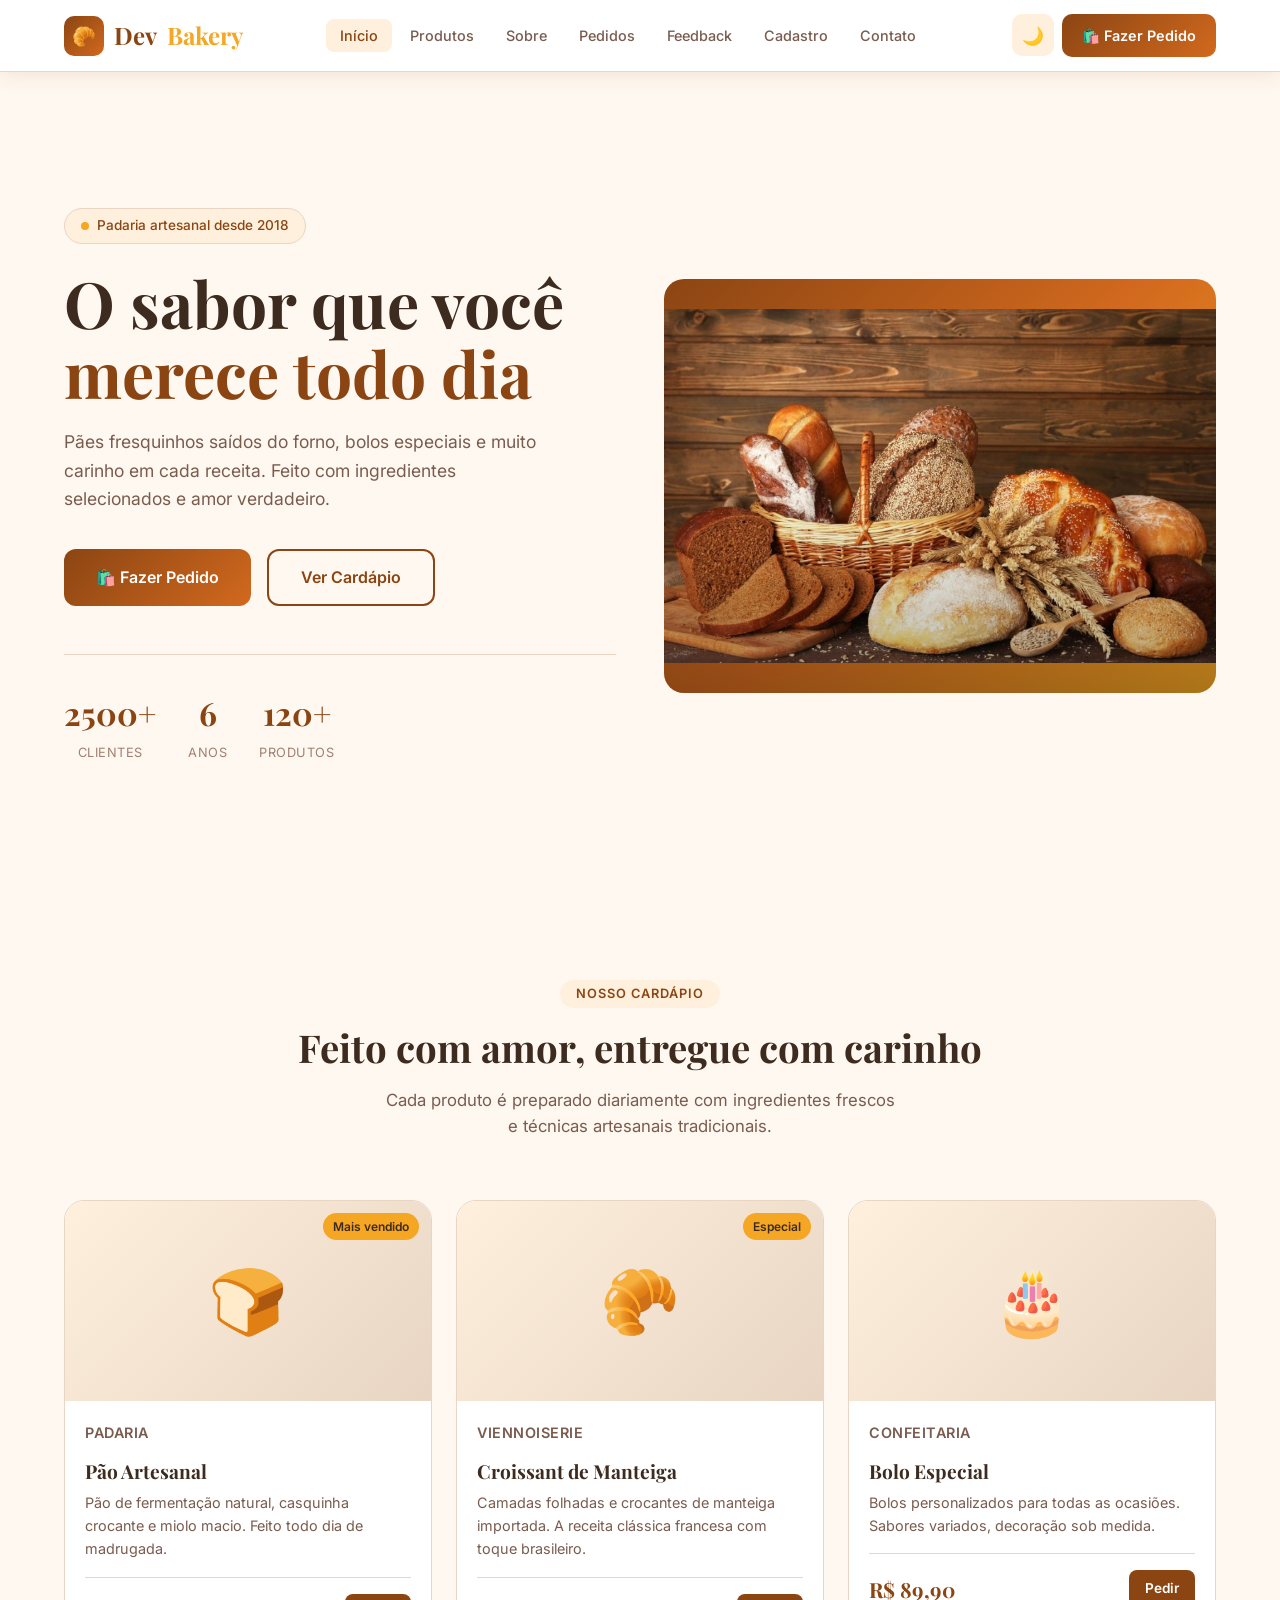
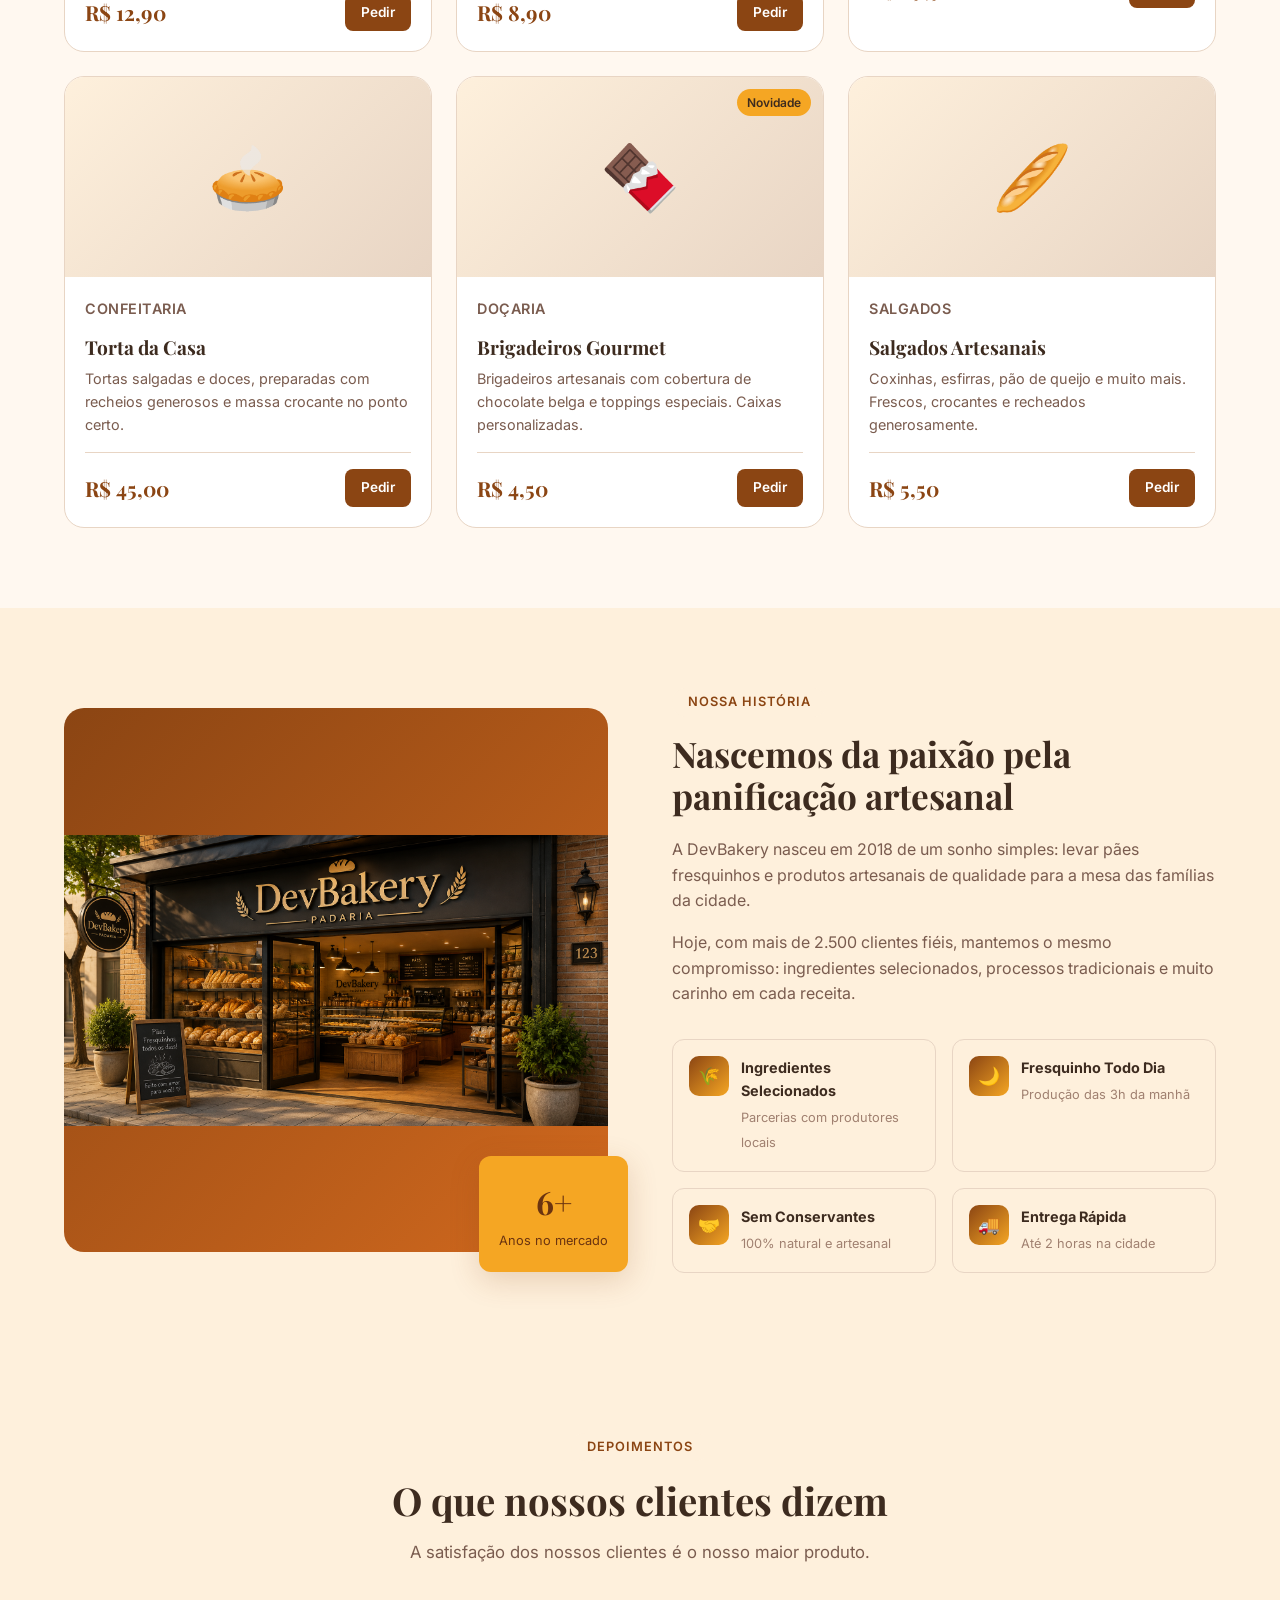
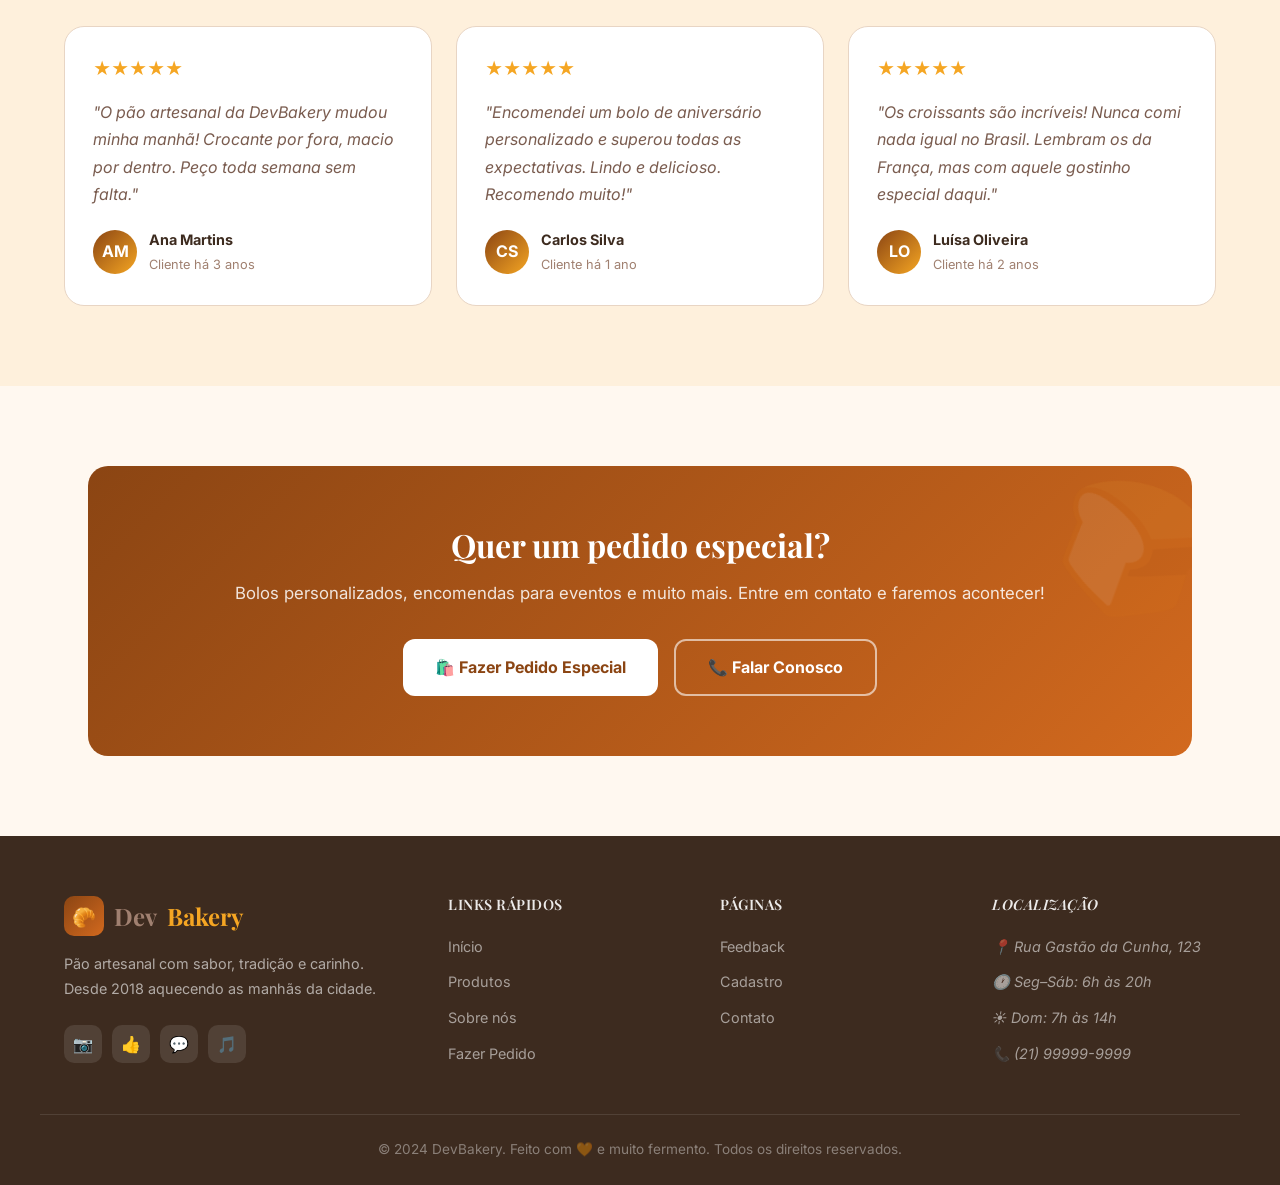
<file: index.html>
<!doctype html>
<html lang="pt-BR" data-theme="light">
  <head>
    <meta charset="UTF-8" />
    <meta name="viewport" content="width=device-width, initial-scale=1.0" />
    <meta
      name="description"
      content="DevBakery — Pães artesanais, bolos, tortas e muito mais. Sabor que você sente desde o primeiro olhar."
    />
    <title>DevBakery — Sabor Artesanal</title>
    <link
      rel="icon"
      type="image/svg+xml"
      href="data:image/svg+xml,<svg xmlns='http://www.w3.org/2000/svg' viewBox='0 0 100 100'><text y='.9em' font-size='90'>🥐</text></svg>"
    />
    <link rel="stylesheet" href="css/style.css" />
  </head>
  <body>
    
    <nav class="navbar" aria-label="Navegação principal">
      <div class="nav-container">
        <a href="index.html" class="nav-logo" aria-label="DevBakery Home">
          <div class="logo-icon" aria-hidden="true">🥐</div>
          Dev<span>Bakery</span>
        </a>

        <ul class="nav-links" role="list">
          <li><a href="index.html" class="active">Início</a></li>
          <li><a href="#produtos">Produtos</a></li>
          <li><a href="#sobre">Sobre</a></li>
          <li><a href="pedidos.html">Pedidos</a></li>
          <li><a href="feedback.html">Feedback</a></li>
          <li><a href="cadastro.html">Cadastro</a></li>
          <li><a href="contato.html">Contato</a></li>
        </ul>

        <div class="nav-actions">
          <button class="btn-theme" aria-label="Alternar tema">🌙</button>
          <a href="pedidos.html" class="btn-nav">🛍️ Fazer Pedido</a>
          <button
            class="hamburger"
            aria-label="Abrir menu"
            aria-expanded="false"
          >
            <span></span><span></span><span></span>
          </button>
        </div>
      </div>
    </nav>

    
    <nav class="mobile-menu" aria-label="Menu mobile">
      <a href="index.html" class="active">🏠 Início</a>
      <a href="#produtos">🍞 Produtos</a>
      <a href="#sobre">💛 Sobre</a>
      <a href="pedidos.html">🛍️ Pedidos</a>
      <a href="feedback.html">⭐ Feedback</a>
      <a href="cadastro.html">👤 Cadastro</a>
      <a href="contato.html">📞 Contato</a>
    </nav>

    <main>
      
      <section class="hero" aria-labelledby="hero-heading">
        <div class="hero-content">
          <div class="hero-badge">Padaria artesanal desde 2018</div>
          <h1 id="hero-heading">
            O sabor que você<br />
            <em>merece todo dia</em>
          </h1>
          <p>
            Pães fresquinhos saídos do forno, bolos especiais e muito carinho em
            cada receita. Feito com ingredientes selecionados e amor verdadeiro.
          </p>
          <div class="hero-actions">
            <a href="pedidos.html" class="btn-primary">🛍️ Fazer Pedido</a>
            <a href="#produtos" class="btn-secondary">Ver Cardápio</a>
          </div>
          <div class="hero-stats">
            <div class="stat">
              <span class="stat-number" data-count="2500" data-suffix="+"
                >0+</span
              >
              <span class="stat-label">Clientes</span>
            </div>
            <div class="stat">
              <span class="stat-number" data-count="6" data-suffix="">0</span>
              <span class="stat-label">Anos</span>
            </div>
            <div class="stat">
              <span class="stat-number" data-count="120" data-suffix="+"
                >0+</span
              >
              <span class="stat-label">Produtos</span>
            </div>
          </div>
        </div>

        <div class="hero-visual">
          <div
            class="hero-image-wrap"
            role="img"
            aria-label="Pães artesanais fresquinhos"
          >
            <img src="./images/paes-artesanais.jpg" alt="Pães artesanais fresquinhos">
          </div>
        </div>
      </section>

      
      <section id="produtos" aria-labelledby="products-heading">
        <div class="container">
          <header class="section-header reveal">
            <span class="section-tag">Nosso Cardápio</span>
            <h2 id="products-heading">Feito com amor, entregue com carinho</h2>
            <p>
              Cada produto é preparado diariamente com ingredientes frescos e
              técnicas artesanais tradicionais.
            </p>
          </header>

          <div class="products-grid">
            <article class="product-card reveal">
              <div
                class="product-image"
                role="img"
                aria-label="Pães artesanais"
              >
                🍞
                <span class="product-badge">Mais vendido</span>
              </div>
              <div class="product-body">
                <p class="product-category">Padaria</p>
                <h3>Pão Artesanal</h3>
                <p>
                  Pão de fermentação natural, casquinha crocante e miolo macio.
                  Feito todo dia de madrugada.
                </p>
                <div class="product-footer">
                  <span class="product-price">R$ 12,90</span>
                  <a href="pedidos.html" class="btn-sm">Pedir</a>
                </div>
              </div>
            </article>

            <article class="product-card reveal" style="transition-delay: 0.1s">
              <div class="product-image" role="img" aria-label="Croissant">
                🥐
                <span class="product-badge">Especial</span>
              </div>
              <div class="product-body">
                <p class="product-category">Viennoiserie</p>
                <h3>Croissant de Manteiga</h3>
                <p>
                  Camadas folhadas e crocantes de manteiga importada. A receita
                  clássica francesa com toque brasileiro.
                </p>
                <div class="product-footer">
                  <span class="product-price">R$ 8,90</span>
                  <a href="pedidos.html" class="btn-sm">Pedir</a>
                </div>
              </div>
            </article>

            <article class="product-card reveal" style="transition-delay: 0.2s">
              <div class="product-image" role="img" aria-label="Bolo especial">
                🎂
              </div>
              <div class="product-body">
                <p class="product-category">Confeitaria</p>
                <h3>Bolo Especial</h3>
                <p>
                  Bolos personalizados para todas as ocasiões. Sabores variados,
                  decoração sob medida.
                </p>
                <div class="product-footer">
                  <span class="product-price">R$ 89,90</span>
                  <a href="pedidos.html" class="btn-sm">Pedir</a>
                </div>
              </div>
            </article>

            <article class="product-card reveal" style="transition-delay: 0.3s">
              <div class="product-image" role="img" aria-label="Torta">🥧</div>
              <div class="product-body">
                <p class="product-category">Confeitaria</p>
                <h3>Torta da Casa</h3>
                <p>
                  Tortas salgadas e doces, preparadas com recheios generosos e
                  massa crocante no ponto certo.
                </p>
                <div class="product-footer">
                  <span class="product-price">R$ 45,00</span>
                  <a href="pedidos.html" class="btn-sm">Pedir</a>
                </div>
              </div>
            </article>

            <article class="product-card reveal" style="transition-delay: 0.4s">
              <div
                class="product-image"
                role="img"
                aria-label="Doces e brigadeiros"
              >
                🍫
                <span class="product-badge">Novidade</span>
              </div>
              <div class="product-body">
                <p class="product-category">Doçaria</p>
                <h3>Brigadeiros Gourmet</h3>
                <p>
                  Brigadeiros artesanais com cobertura de chocolate belga e
                  toppings especiais. Caixas personalizadas.
                </p>
                <div class="product-footer">
                  <span class="product-price">R$ 4,50</span>
                  <a href="pedidos.html" class="btn-sm">Pedir</a>
                </div>
              </div>
            </article>

            <article class="product-card reveal" style="transition-delay: 0.5s">
              <div class="product-image" role="img" aria-label="Salgados">
                🥖
              </div>
              <div class="product-body">
                <p class="product-category">Salgados</p>
                <h3>Salgados Artesanais</h3>
                <p>
                  Coxinhas, esfirras, pão de queijo e muito mais. Frescos,
                  crocantes e recheados generosamente.
                </p>
                <div class="product-footer">
                  <span class="product-price">R$ 5,50</span>
                  <a href="pedidos.html" class="btn-sm">Pedir</a>
                </div>
              </div>
            </article>
          </div>
        </div>
      </section>

      
      <section
        id="sobre"
        style="background: var(--bg-secondary)"
        aria-labelledby="about-heading"
      >
        <div class="container">
          <div class="about-grid">
            <div class="about-visual reveal-left">
              <div class="about-image" role="img" aria-label="Nossa padaria">
                <img src="./images/dev_bakery.png" alt="DevBakery" />
              </div>
              <div class="about-badge">
                <strong>6+</strong>
                <span>Anos no mercado</span>
              </div>
            </div>

            <div class="about-content reveal-right">
              <span class="section-tag">Nossa História</span>
              <h2 id="about-heading">
                Nascemos da paixão pela panificação artesanal
              </h2>
              <p>
                A DevBakery nasceu em 2018 de um sonho simples: levar pães
                fresquinhos e produtos artesanais de qualidade para a mesa das
                famílias da cidade.
              </p>
              <p>
                Hoje, com mais de 2.500 clientes fiéis, mantemos o mesmo
                compromisso: ingredientes selecionados, processos tradicionais e
                muito carinho em cada receita.
              </p>

              <div class="about-features">
                <div class="feature-item">
                  <div class="feature-icon">🌾</div>
                  <div class="feature-text">
                    <strong>Ingredientes Selecionados</strong>
                    <span>Parcerias com produtores locais</span>
                  </div>
                </div>
                <div class="feature-item">
                  <div class="feature-icon">🌙</div>
                  <div class="feature-text">
                    <strong>Fresquinho Todo Dia</strong>
                    <span>Produção das 3h da manhã</span>
                  </div>
                </div>
                <div class="feature-item">
                  <div class="feature-icon">🤝</div>
                  <div class="feature-text">
                    <strong>Sem Conservantes</strong>
                    <span>100% natural e artesanal</span>
                  </div>
                </div>
                <div class="feature-item">
                  <div class="feature-icon">🚚</div>
                  <div class="feature-text">
                    <strong>Entrega Rápida</strong>
                    <span>Até 2 horas na cidade</span>
                  </div>
                </div>
              </div>
            </div>
          </div>
        </div>
      </section>

      
      <section
        class="testimonials-section"
        aria-labelledby="testimonials-heading"
      >
        <div class="container">
          <header class="section-header reveal">
            <span class="section-tag">Depoimentos</span>
            <h2 id="testimonials-heading">O que nossos clientes dizem</h2>
            <p>A satisfação dos nossos clientes é o nosso maior produto.</p>
          </header>

          <div class="testimonials-grid">
            <article class="testimonial-card reveal">
              <div class="testimonial-stars" aria-label="5 estrelas">★★★★★</div>
              <p>
                "O pão artesanal da DevBakery mudou minha manhã! Crocante por
                fora, macio por dentro. Peço toda semana sem falta."
              </p>
              <div class="testimonial-author">
                <div class="author-avatar" aria-hidden="true">AM</div>
                <div class="author-info">
                  <strong>Ana Martins</strong>
                  <span>Cliente há 3 anos</span>
                </div>
              </div>
            </article>

            <article
              class="testimonial-card reveal"
              style="transition-delay: 0.15s"
            >
              <div class="testimonial-stars" aria-label="5 estrelas">★★★★★</div>
              <p>
                "Encomendei um bolo de aniversário personalizado e superou todas
                as expectativas. Lindo e delicioso. Recomendo muito!"
              </p>
              <div class="testimonial-author">
                <div class="author-avatar" aria-hidden="true">CS</div>
                <div class="author-info">
                  <strong>Carlos Silva</strong>
                  <span>Cliente há 1 ano</span>
                </div>
              </div>
            </article>

            <article
              class="testimonial-card reveal"
              style="transition-delay: 0.3s"
            >
              <div class="testimonial-stars" aria-label="5 estrelas">★★★★★</div>
              <p>
                "Os croissants são incríveis! Nunca comi nada igual no Brasil.
                Lembram os da França, mas com aquele gostinho especial daqui."
              </p>
              <div class="testimonial-author">
                <div class="author-avatar" aria-hidden="true">LO</div>
                <div class="author-info">
                  <strong>Luísa Oliveira</strong>
                  <span>Cliente há 2 anos</span>
                </div>
              </div>
            </article>
          </div>
        </div>
      </section>

      
      <section aria-labelledby="cta-heading">
        <div class="container">
          <div class="cta-banner reveal">
            <h2 id="cta-heading">Quer um pedido especial?</h2>
            <p>
              Bolos personalizados, encomendas para eventos e muito mais. Entre
              em contato e faremos acontecer!
            </p>
            <div
              style="
                display: flex;
                gap: 16px;
                justify-content: center;
                flex-wrap: wrap;
              "
            >
              <a href="pedidos.html" class="btn-white"
                >🛍️ Fazer Pedido Especial</a
              >
              <a
                href="contato.html"
                class="btn-white"
                style="
                  background: transparent;
                  color: white;
                  border: 2px solid rgba(255, 255, 255, 0.6);
                "
                >📞 Falar Conosco</a
              >
            </div>
          </div>
        </div>
      </section>
    </main>

    
    <footer>
      <div class="footer-grid">
        <div class="footer-brand">
          <a href="index.html" class="nav-logo">
            <div class="logo-icon">🥐</div>
            Dev<span style="color: var(--accent)">Bakery</span>
          </a>
          <p>
            Pão artesanal com sabor, tradição e carinho. Desde 2018 aquecendo as
            manhãs da cidade.
          </p>
          <div class="footer-social" role="list" aria-label="Redes sociais">
            <a
              class="social-btn"
              href="#"
              role="listitem"
              aria-label="Instagram"
              title="Instagram"
              >📷</a
            >
            <a
              class="social-btn"
              href="#"
              role="listitem"
              aria-label="Facebook"
              title="Facebook"
              >👍</a
            >
            <a
              class="social-btn"
              href="#"
              role="listitem"
              aria-label="WhatsApp"
              title="WhatsApp"
              >💬</a
            >
            <a
              class="social-btn"
              href="#"
              role="listitem"
              aria-label="TikTok"
              title="TikTok"
              >🎵</a
            >
          </div>
        </div>

        <nav class="footer-col" aria-label="Links rápidos">
          <h4>Links Rápidos</h4>
          <ul>
            <li><a href="index.html">Início</a></li>
            <li><a href="#produtos">Produtos</a></li>
            <li><a href="#sobre">Sobre nós</a></li>
            <li><a href="pedidos.html">Fazer Pedido</a></li>
          </ul>
        </nav>

        <nav class="footer-col" aria-label="Páginas">
          <h4>Páginas</h4>
          <ul>
            <li><a href="feedback.html">Feedback</a></li>
            <li><a href="cadastro.html">Cadastro</a></li>
            <li><a href="contato.html">Contato</a></li>
          </ul>
        </nav>

        <address class="footer-col">
          <h4>Localização</h4>
          <ul>
            <li><a href="#">📍 Rua Gastão da Cunha, 123</a></li>
            <li><a href="#">🕐 Seg–Sáb: 6h às 20h</a></li>
            <li><a href="#">☀️ Dom: 7h às 14h</a></li>
            <li><a href="tel:+5521999999999">📞 (21) 99999-9999</a></li>
          </ul>
        </address>
      </div>
      <div class="footer-bottom">
        <p>
          © 2024 DevBakery. Feito com 🧡 e muito fermento. Todos os direitos
          reservados.
        </p>
      </div>
    </footer>

    <script src="js/main.js"></script>
  </body>
</html>
</file>
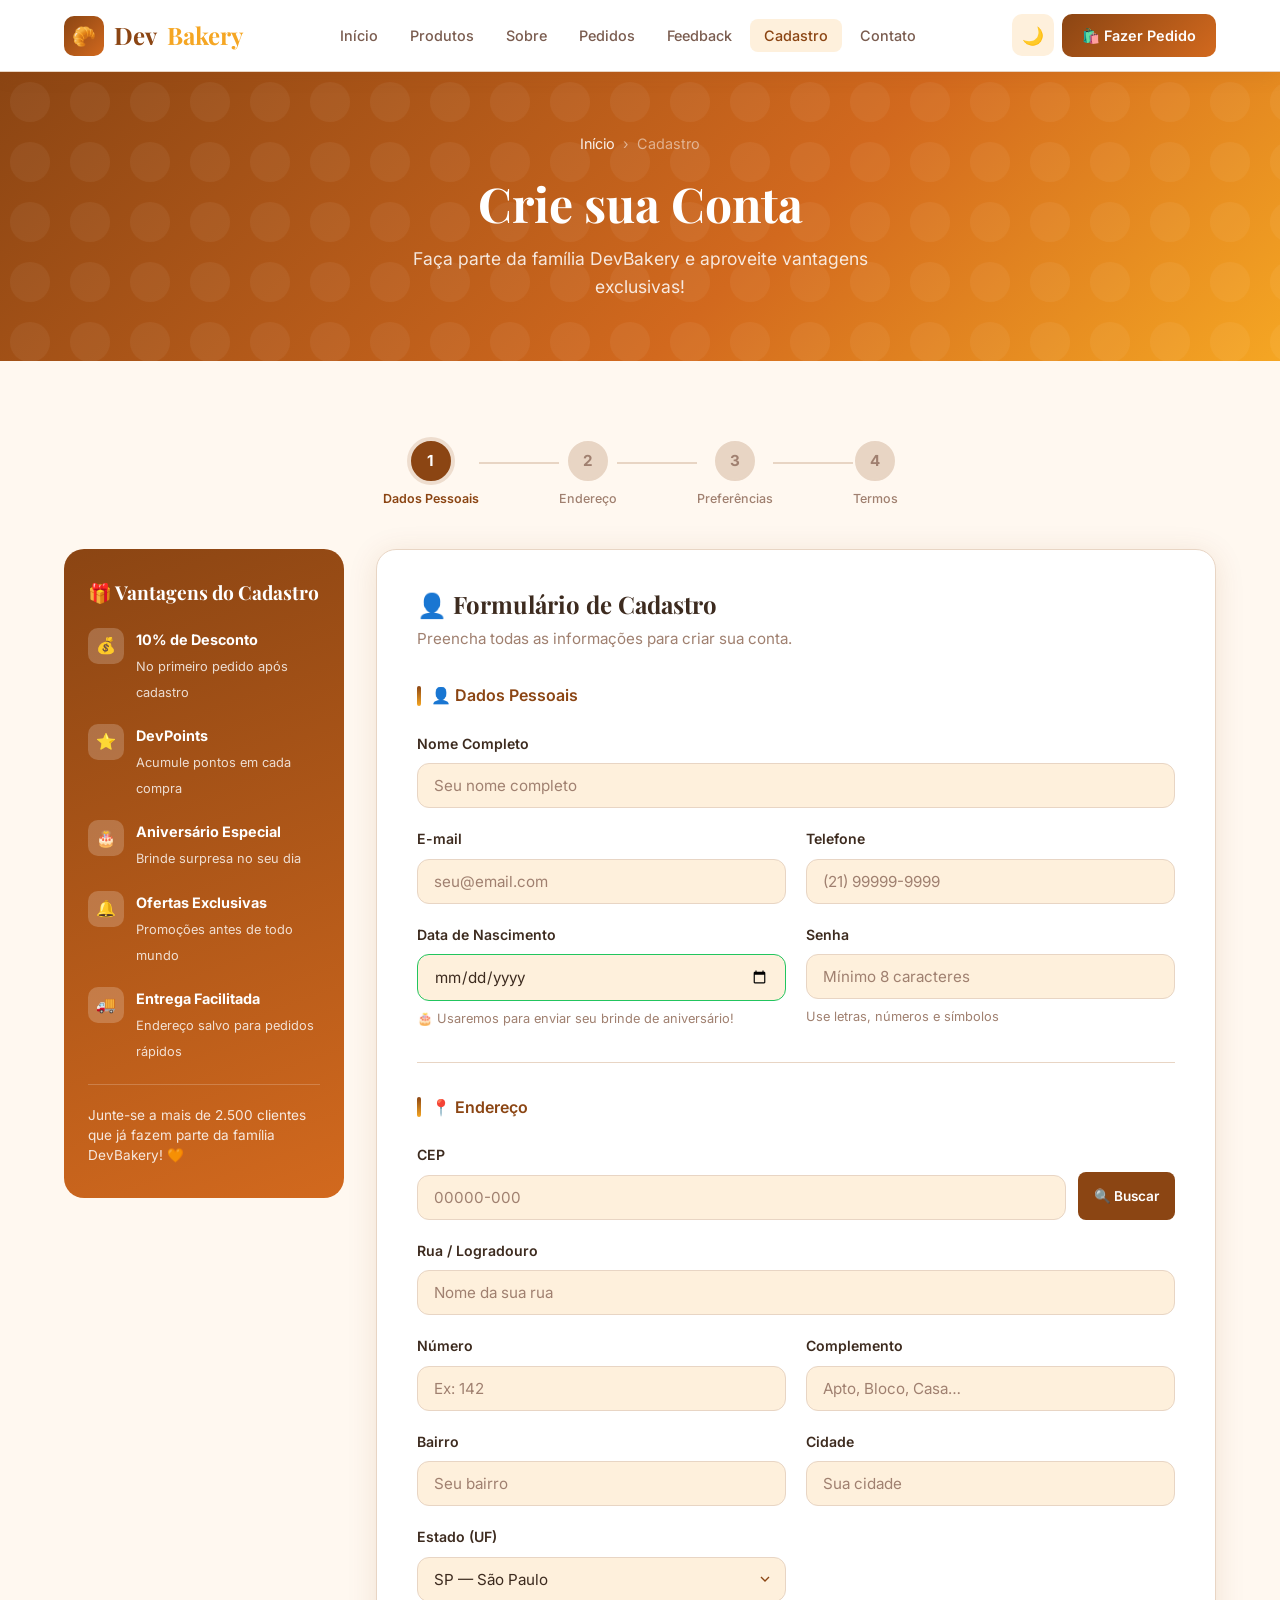
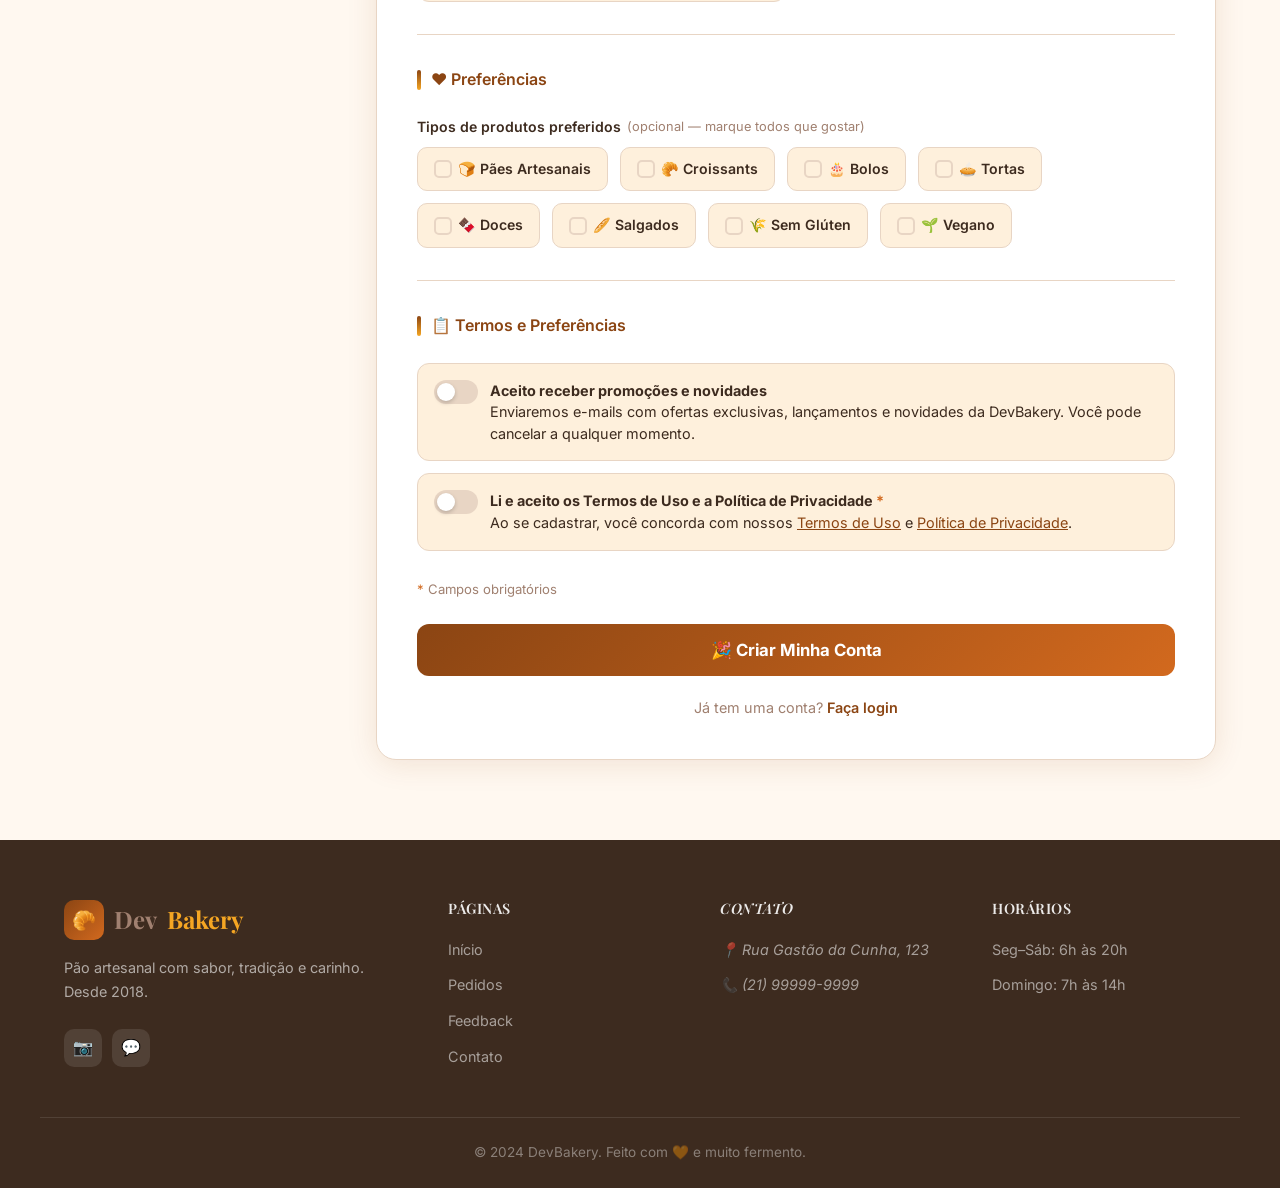
<file: cadastro.html>
<!doctype html>
<html lang="pt-BR" data-theme="light">
  <head>
    <meta charset="UTF-8" />
    <meta name="viewport" content="width=device-width, initial-scale=1.0" />
    <meta
      name="description"
      content="Cadastre-se na DevBakery e aproveite vantagens exclusivas, promoções e pedidos facilitados."
    />
    <title>Cadastro — DevBakery</title>
    <link
      rel="icon"
      type="image/svg+xml"
      href="data:image/svg+xml,<svg xmlns='http://www.w3.org/2000/svg' viewBox='0 0 100 100'><text y='.9em' font-size='90'>🥐</text></svg>"
    />
    <link rel="stylesheet" href="css/style.css" />
    <style>
      .steps-bar {
        display: flex;
        align-items: center;
        justify-content: center;
        gap: 0;
        margin-bottom: 40px;
      }

      .step {
        display: flex;
        flex-direction: column;
        align-items: center;
        gap: 8px;
        position: relative;
      }

      .step-circle {
        width: 40px;
        height: 40px;
        border-radius: 50%;
        background: var(--border);
        color: var(--text-muted);
        display: flex;
        align-items: center;
        justify-content: center;
        font-weight: 700;
        font-size: 0.95rem;
        transition: all 0.3s;
        border: 2px solid var(--border);
        position: relative;
        z-index: 1;
      }

      .step.active .step-circle {
        background: var(--primary);
        color: white;
        border-color: var(--primary);
        box-shadow: 0 0 0 4px rgba(139, 69, 19, 0.15);
      }

      .step.done .step-circle {
        background: #22c55e;
        color: white;
        border-color: #22c55e;
      }

      .step-label {
        font-size: 0.78rem;
        color: var(--text-muted);
        font-weight: 500;
        white-space: nowrap;
      }

      .step.active .step-label {
        color: var(--primary);
        font-weight: 600;
      }
      .step.done .step-label {
        color: #22c55e;
      }

      .step-line {
        flex: 1;
        height: 2px;
        background: var(--border);
        min-width: 40px;
        max-width: 80px;
        margin-bottom: 24px;
        transition: background 0.3s;
      }

      .step-line.done {
        background: #22c55e;
      }

      /* benefits sidebar */
      .cadastro-layout {
        display: grid;
        grid-template-columns: 280px 1fr;
        gap: 32px;
        align-items: start;
      }

      .benefits-card {
        background: linear-gradient(
          160deg,
          var(--primary) 0%,
          var(--secondary) 100%
        );
        border-radius: var(--radius-lg);
        padding: 32px 24px;
        color: white;
        position: sticky;
        top: calc(var(--nav-height) + 24px);
      }

      .benefits-card h3 {
        font-size: 1.2rem;
        margin-bottom: 24px;
        color: white;
      }

      .benefit-item {
        display: flex;
        align-items: flex-start;
        gap: 12px;
        margin-bottom: 20px;
      }

      .benefit-icon {
        width: 36px;
        height: 36px;
        background: rgba(255, 255, 255, 0.2);
        border-radius: 10px;
        display: flex;
        align-items: center;
        justify-content: center;
        font-size: 1rem;
        flex-shrink: 0;
      }

      .benefit-text strong {
        display: block;
        font-size: 0.9rem;
        margin-bottom: 2px;
      }
      .benefit-text span {
        font-size: 0.8rem;
        opacity: 0.8;
      }

      .benefit-divider {
        height: 1px;
        background: rgba(255, 255, 255, 0.2);
        margin: 20px 0;
      }

      .benefits-cta {
        font-size: 0.85rem;
        opacity: 0.85;
        line-height: 1.5;
      }

      .estado-grid {
        display: grid;
        grid-template-columns: 1fr auto;
        gap: 12px;
      }

      @media (max-width: 860px) {
        .cadastro-layout {
          grid-template-columns: 1fr;
        }
        .benefits-card {
          position: static;
        }
        .steps-bar {
          gap: 4px;
        }
        .step-line {
          min-width: 20px;
        }
      }
    </style>
  </head>
  <body>
    
    <nav class="navbar" aria-label="Navegação principal">
      <div class="nav-container">
        <a href="index.html" class="nav-logo">
          <div class="logo-icon">🥐</div>
          Dev<span>Bakery</span>
        </a>
        <ul class="nav-links" role="list">
          <li><a href="index.html">Início</a></li>
          <li><a href="index.html#produtos">Produtos</a></li>
          <li><a href="index.html#sobre">Sobre</a></li>
          <li><a href="pedidos.html">Pedidos</a></li>
          <li><a href="feedback.html">Feedback</a></li>
          <li><a href="cadastro.html" class="active">Cadastro</a></li>
          <li><a href="contato.html">Contato</a></li>
        </ul>
        <div class="nav-actions">
          <button class="btn-theme" aria-label="Alternar tema">🌙</button>
          <a href="pedidos.html" class="btn-nav">🛍️ Fazer Pedido</a>
          <button
            class="hamburger"
            aria-label="Abrir menu"
            aria-expanded="false"
          >
            <span></span><span></span><span></span>
          </button>
        </div>
      </div>
    </nav>

    <nav class="mobile-menu" aria-label="Menu mobile">
      <a href="index.html">🏠 Início</a>
      <a href="index.html#produtos">🍞 Produtos</a>
      <a href="index.html#sobre">💛 Sobre</a>
      <a href="pedidos.html">🛍️ Pedidos</a>
      <a href="feedback.html">⭐ Feedback</a>
      <a href="cadastro.html" class="active">👤 Cadastro</a>
      <a href="contato.html">📞 Contato</a>
    </nav>

    <main>
      
      <header class="page-hero">
        <div class="page-hero-content">
          <nav class="breadcrumb" aria-label="Caminho da página">
            <a href="index.html">Início</a>
            <span>›</span>
            <span aria-current="page">Cadastro</span>
          </nav>
          <h1>Crie sua Conta</h1>
          <p>
            Faça parte da família DevBakery e aproveite vantagens exclusivas!
          </p>
        </div>
      </header>

      <section aria-labelledby="cadastro-heading">
        <div class="container">
          
          <div
            class="steps-bar reveal"
            role="list"
            aria-label="Etapas do cadastro"
          >
            <div class="step active" role="listitem">
              <div class="step-circle">1</div>
              <span class="step-label">Dados Pessoais</span>
            </div>
            <div class="step-line"></div>
            <div class="step" role="listitem">
              <div class="step-circle">2</div>
              <span class="step-label">Endereço</span>
            </div>
            <div class="step-line"></div>
            <div class="step" role="listitem">
              <div class="step-circle">3</div>
              <span class="step-label">Preferências</span>
            </div>
            <div class="step-line"></div>
            <div class="step" role="listitem">
              <div class="step-circle">4</div>
              <span class="step-label">Termos</span>
            </div>
          </div>

          <div class="cadastro-layout">
            
            <aside
              class="benefits-card reveal-left"
              aria-label="Vantagens do cadastro"
            >
              <h3>🎁 Vantagens do Cadastro</h3>

              <div class="benefit-item">
                <div class="benefit-icon">💰</div>
                <div class="benefit-text">
                  <strong>10% de Desconto</strong>
                  <span>No primeiro pedido após cadastro</span>
                </div>
              </div>

              <div class="benefit-item">
                <div class="benefit-icon">⭐</div>
                <div class="benefit-text">
                  <strong>DevPoints</strong>
                  <span>Acumule pontos em cada compra</span>
                </div>
              </div>

              <div class="benefit-item">
                <div class="benefit-icon">🎂</div>
                <div class="benefit-text">
                  <strong>Aniversário Especial</strong>
                  <span>Brinde surpresa no seu dia</span>
                </div>
              </div>

              <div class="benefit-item">
                <div class="benefit-icon">🔔</div>
                <div class="benefit-text">
                  <strong>Ofertas Exclusivas</strong>
                  <span>Promoções antes de todo mundo</span>
                </div>
              </div>

              <div class="benefit-item">
                <div class="benefit-icon">🚚</div>
                <div class="benefit-text">
                  <strong>Entrega Facilitada</strong>
                  <span>Endereço salvo para pedidos rápidos</span>
                </div>
              </div>

              <div class="benefit-divider"></div>
              <p class="benefits-cta">
                Junte-se a mais de 2.500 clientes que já fazem parte da família
                DevBakery! 🧡
              </p>
            </aside>

            
            <div class="reveal-right">
              <div class="form-card">
                <h2 class="form-title" id="cadastro-heading">
                  👤 Formulário de Cadastro
                </h2>
                <p class="form-subtitle">
                  Preencha todas as informações para criar sua conta.
                </p>

                <form
                  novalidate
                  data-modal="modalCadastro"
                  aria-label="Formulário de cadastro"
                >
                  
                  <fieldset class="form-section">
                    <legend class="form-section-title">
                      👤 Dados Pessoais
                    </legend>
                    <div class="form-grid">
                      <div class="form-group full">
                        <label for="c-nome">Nome Completo</label>
                        <input
                          type="text"
                          id="c-nome"
                          name="nome"
                          placeholder="Seu nome completo"
                          required
                          autocomplete="name"
                        />
                      </div>

                      <div class="form-group">
                        <label for="c-email">E-mail</label>
                        <input
                          type="email"
                          id="c-email"
                          name="email"
                          placeholder="seu@email.com"
                          required
                          autocomplete="email"
                        />
                      </div>

                      <div class="form-group">
                        <label for="c-telefone">Telefone</label>
                        <input
                          type="tel"
                          id="c-telefone"
                          name="telefone"
                          placeholder="(21) 99999-9999"
                          autocomplete="tel"
                        />
                      </div>

                      <div class="form-group">
                        <label for="c-nascimento">Data de Nascimento</label>
                        <input
                          type="date"
                          id="c-nascimento"
                          name="nascimento"
                          autocomplete="bday"
                          aria-describedby="nascimento-hint"
                        />
                        <small
                          id="nascimento-hint"
                          style="color: var(--text-muted); font-size: 0.8rem"
                          >🎂 Usaremos para enviar seu brinde de
                          aniversário!</small
                        >
                      </div>

                      <div class="form-group">
                        <label for="c-senha">Senha</label>
                        <input
                          type="password"
                          id="c-senha"
                          name="senha"
                          placeholder="Mínimo 8 caracteres"
                          required
                          minlength="8"
                          autocomplete="new-password"
                          aria-describedby="senha-hint"
                        />
                        <small
                          id="senha-hint"
                          style="color: var(--text-muted); font-size: 0.8rem"
                          >Use letras, números e símbolos</small
                        >
                      </div>
                    </div>
                  </fieldset>

                  
                  <fieldset class="form-section">
                    <legend class="form-section-title">📍 Endereço</legend>
                    <div class="form-grid">
                      <div
                        class="form-group"
                        style="
                          grid-column: 1 / -1;
                          display: grid;
                          grid-template-columns: 1fr auto;
                          gap: 12px;
                          align-items: end;
                        "
                      >
                        <div class="form-group" style="margin: 0">
                          <label for="cep">CEP</label>
                          <input
                            type="text"
                            id="cep"
                            name="cep"
                            placeholder="00000-000"
                            maxlength="9"
                            autocomplete="postal-code"
                          />
                        </div>
                        <button
                          type="button"
                          id="btn-cep"
                          class="btn-sm"
                          style="height: 48px; white-space: nowrap"
                          aria-label="Buscar endereço pelo CEP"
                        >
                          🔍 Buscar
                        </button>
                      </div>

                      <div class="form-group full">
                        <label for="rua">Rua / Logradouro</label>
                        <input
                          type="text"
                          id="rua"
                          name="rua"
                          placeholder="Nome da sua rua"
                          autocomplete="street-address"
                        />
                      </div>

                      <div class="form-group">
                        <label for="numero">Número</label>
                        <input
                          type="text"
                          id="numero"
                          name="numero"
                          placeholder="Ex: 142"
                          autocomplete="address-line2"
                        />
                      </div>

                      <div class="form-group">
                        <label for="complemento">Complemento</label>
                        <input
                          type="text"
                          id="complemento"
                          name="complemento"
                          placeholder="Apto, Bloco, Casa…"
                          autocomplete="address-line3"
                        />
                      </div>

                      <div class="form-group">
                        <label for="bairro">Bairro</label>
                        <input
                          type="text"
                          id="bairro"
                          name="bairro"
                          placeholder="Seu bairro"
                        />
                      </div>

                      <div class="form-group">
                        <label for="cidade">Cidade</label>
                        <input
                          type="text"
                          id="cidade"
                          name="cidade"
                          placeholder="Sua cidade"
                          autocomplete="address-level2"
                        />
                      </div>

                      <div class="form-group">
                        <label for="estado">Estado (UF)</label>
                        <select
                          id="estado"
                          name="estado"
                          autocomplete="address-level1"
                        >
                          <option value="" disabled selected>Selecione…</option>
                          <option value="AC">AC — Acre</option>
                          <option value="AL">AL — Alagoas</option>
                          <option value="AP">AP — Amapá</option>
                          <option value="AM">AM — Amazonas</option>
                          <option value="BA">BA — Bahia</option>
                          <option value="CE">CE — Ceará</option>
                          <option value="DF">DF — Distrito Federal</option>
                          <option value="ES">ES — Espírito Santo</option>
                          <option value="GO">GO — Goiás</option>
                          <option value="MA">MA — Maranhão</option>
                          <option value="MT">MT — Mato Grosso</option>
                          <option value="MS">MS — Mato Grosso do Sul</option>
                          <option value="MG">MG — Minas Gerais</option>
                          <option value="PA">PA — Pará</option>
                          <option value="PB">PB — Paraíba</option>
                          <option value="PR">PR — Paraná</option>
                          <option value="PE">PE — Pernambuco</option>
                          <option value="PI">PI — Piauí</option>
                          <option value="RJ">RJ — Rio de Janeiro</option>
                          <option value="RN">RN — Rio Grande do Norte</option>
                          <option value="RS">RS — Rio Grande do Sul</option>
                          <option value="RO">RO — Rondônia</option>
                          <option value="RR">RR — Roraima</option>
                          <option value="SC">SC — Santa Catarina</option>
                          <option value="SP" selected>SP — São Paulo</option>
                          <option value="SE">SE — Sergipe</option>
                          <option value="TO">TO — Tocantins</option>
                        </select>
                      </div>
                    </div>
                  </fieldset>

                  
                  <fieldset class="form-section">
                    <legend class="form-section-title">❤️ Preferências</legend>
                    <div class="form-grid">
                      <div class="form-group full">
                        <label
                          >Tipos de produtos preferidos
                          <span
                            style="
                              color: var(--text-muted);
                              font-size: 0.8rem;
                              font-weight: 400;
                            "
                            >(opcional — marque todos que gostar)</span
                          ></label
                        >
                        <div
                          class="checkbox-group"
                          role="group"
                          aria-label="Produtos preferidos"
                        >
                          <label class="checkbox-option">
                            <input
                              type="checkbox"
                              name="pref"
                              value="paes_artesanais"
                            />
                            <span class="check-dot"></span>
                            🍞 Pães Artesanais
                          </label>
                          <label class="checkbox-option">
                            <input
                              type="checkbox"
                              name="pref"
                              value="croissants"
                            />
                            <span class="check-dot"></span>
                            🥐 Croissants
                          </label>
                          <label class="checkbox-option">
                            <input type="checkbox" name="pref" value="bolos" />
                            <span class="check-dot"></span>
                            🎂 Bolos
                          </label>
                          <label class="checkbox-option">
                            <input type="checkbox" name="pref" value="tortas" />
                            <span class="check-dot"></span>
                            🥧 Tortas
                          </label>
                          <label class="checkbox-option">
                            <input type="checkbox" name="pref" value="doces" />
                            <span class="check-dot"></span>
                            🍫 Doces
                          </label>
                          <label class="checkbox-option">
                            <input
                              type="checkbox"
                              name="pref"
                              value="salgados"
                            />
                            <span class="check-dot"></span>
                            🥖 Salgados
                          </label>
                          <label class="checkbox-option">
                            <input
                              type="checkbox"
                              name="pref"
                              value="sem_gluten"
                            />
                            <span class="check-dot"></span>
                            🌾 Sem Glúten
                          </label>
                          <label class="checkbox-option">
                            <input type="checkbox" name="pref" value="vegano" />
                            <span class="check-dot"></span>
                            🌱 Vegano
                          </label>
                        </div>
                      </div>
                    </div>
                  </fieldset>

                  
                  <fieldset
                    class="form-section"
                    style="
                      border-bottom: none;
                      margin-bottom: 0;
                      padding-bottom: 0;
                    "
                  >
                    <legend class="form-section-title">
                      📋 Termos e Preferências
                    </legend>

                    <label class="toggle-wrap" for="aceite-promocoes">
                      <input
                        type="checkbox"
                        id="aceite-promocoes"
                        name="aceite_promocoes"
                      />
                      <div class="toggle-switch" role="presentation"></div>
                      <span class="toggle-label">
                        <strong>Aceito receber promoções e novidades</strong
                        ><br />
                        Enviaremos e-mails com ofertas exclusivas, lançamentos e
                        novidades da DevBakery. Você pode cancelar a qualquer
                        momento.
                      </span>
                    </label>

                    <label class="toggle-wrap" for="aceite-termos">
                      <input
                        type="checkbox"
                        id="aceite-termos"
                        name="aceite_termos"
                        required
                        aria-required="true"
                      />
                      <div class="toggle-switch" role="presentation"></div>
                      <span class="toggle-label">
                        <strong
                          >Li e aceito os Termos de Uso e a Política de
                          Privacidade
                          <span style="color: var(--secondary)">*</span></strong
                        ><br />
                        Ao se cadastrar, você concorda com nossos
                        <a href="#" onclick="event.stopPropagation()"
                          >Termos de Uso</a
                        >
                        e
                        <a href="#" onclick="event.stopPropagation()"
                          >Política de Privacidade</a
                        >.
                      </span>
                    </label>
                  </fieldset>

                  <p
                    style="
                      font-size: 0.82rem;
                      color: var(--text-muted);
                      margin-top: 16px;
                    "
                  >
                    <span style="color: var(--secondary)">*</span> Campos
                    obrigatórios
                  </p>

                  <button type="submit" class="btn-submit">
                    🎉 Criar Minha Conta
                  </button>

                  <p
                    style="
                      text-align: center;
                      margin-top: 20px;
                      font-size: 0.9rem;
                      color: var(--text-muted);
                    "
                  >
                    Já tem uma conta?
                    <a href="#" style="color: var(--primary); font-weight: 600"
                      >Faça login</a
                    >
                  </p>
                </form>
              </div>
            </div>
          </div>
        </div>
      </section>
    </main>

    
    <footer>
      <div class="footer-grid">
        <div class="footer-brand">
          <a href="index.html" class="nav-logo">
            <div class="logo-icon">🥐</div>
            Dev<span style="color: var(--accent)">Bakery</span>
          </a>
          <p>Pão artesanal com sabor, tradição e carinho. Desde 2018.</p>
          <div class="footer-social">
            <a class="social-btn" href="#" aria-label="Instagram">📷</a>
            <a class="social-btn" href="#" aria-label="WhatsApp">💬</a>
          </div>
        </div>
        <nav class="footer-col">
          <h4>Páginas</h4>
          <ul>
            <li><a href="index.html">Início</a></li>
            <li><a href="pedidos.html">Pedidos</a></li>
            <li><a href="feedback.html">Feedback</a></li>
            <li><a href="contato.html">Contato</a></li>
          </ul>
        </nav>
        <address class="footer-col">
          <h4>Contato</h4>
          <ul>
            <li><a href="#">📍 Rua Gastão da Cunha, 123</a></li>
            <li><a href="tel:+5511999999999">📞 (21) 99999-9999</a></li>
          </ul>
        </address>
        <div class="footer-col">
          <h4>Horários</h4>
          <ul>
            <li><a href="#">Seg–Sáb: 6h às 20h</a></li>
            <li><a href="#">Domingo: 7h às 14h</a></li>
          </ul>
        </div>
      </div>
      <div class="footer-bottom">
        <p>© 2024 DevBakery. Feito com 🧡 e muito fermento.</p>
      </div>
    </footer>

    
    <div
      class="modal-overlay"
      id="modalCadastro"
      role="dialog"
      aria-modal="true"
      aria-labelledby="modalCadastroTitle"
    >
      <div class="modal">
        <div class="modal-icon-wrap" aria-hidden="true">🎉</div>
        <h3 id="modalCadastroTitle">Bem-vindo à Família!</h3>
        <p>
          Seu cadastro foi realizado com <strong>sucesso</strong>! Você receberá
          um e-mail de confirmação em breve. Aproveite
          <strong>10% de desconto</strong> no seu primeiro pedido!
        </p>
        <button class="modal-close" onclick="closeModal('modalCadastro')">
          Começar a explorar!
        </button>
      </div>
    </div>

    <script src="js/main.js"></script>
    <script>
      // Steps visual update on form scroll/focus
      const stepSections = document.querySelectorAll("fieldset.form-section");
      const stepCircles = document.querySelectorAll(".step");

      function updateSteps(activeIndex) {
        stepCircles.forEach((step, i) => {
          step.classList.remove("active", "done");
          if (i < activeIndex) step.classList.add("done");
          else if (i === activeIndex) step.classList.add("active");
        });

        document.querySelectorAll(".step-line").forEach((line, i) => {
          line.classList.toggle("done", i < activeIndex);
        });
      }

      stepSections.forEach((section, index) => {
        section.addEventListener("focusin", () => updateSteps(index));
      });

      // CEP lookup simulation
      document.getElementById("btn-cep").addEventListener("click", () => {
        const cep = document.getElementById("cep").value.replace(/\D/g, "");
        if (cep.length !== 8) {
          showToast("Digite um CEP válido com 8 dígitos.", "warning");
          return;
        }

        const btn = document.getElementById("btn-cep");
        btn.textContent = "⏳";
        btn.disabled = true;

        fetch(`https://viacep.com.br/ws/${cep}/json/`)
          .then((r) => r.json())
          .then((data) => {
            if (data.erro) {
              showToast("CEP não encontrado.", "error");
            } else {
              document.getElementById("rua").value = data.logradouro || "";
              document.getElementById("bairro").value = data.bairro || "";
              document.getElementById("cidade").value = data.localidade || "";
              const estadoSel = document.getElementById("estado");
              if (data.uf) estadoSel.value = data.uf;
              showToast("Endereço preenchido automaticamente!", "success");
            }
          })
          .catch(() =>
            showToast("Erro ao buscar CEP. Preencha manualmente.", "error"),
          )
          .finally(() => {
            btn.textContent = "🔍 Buscar";
            btn.disabled = false;
          });
      });

      // allow CEP enter key
      document.getElementById("cep").addEventListener("keydown", (e) => {
        if (e.key === "Enter") {
          e.preventDefault();
          document.getElementById("btn-cep").click();
        }
      });
    </script>
  </body>
</html>
</file>
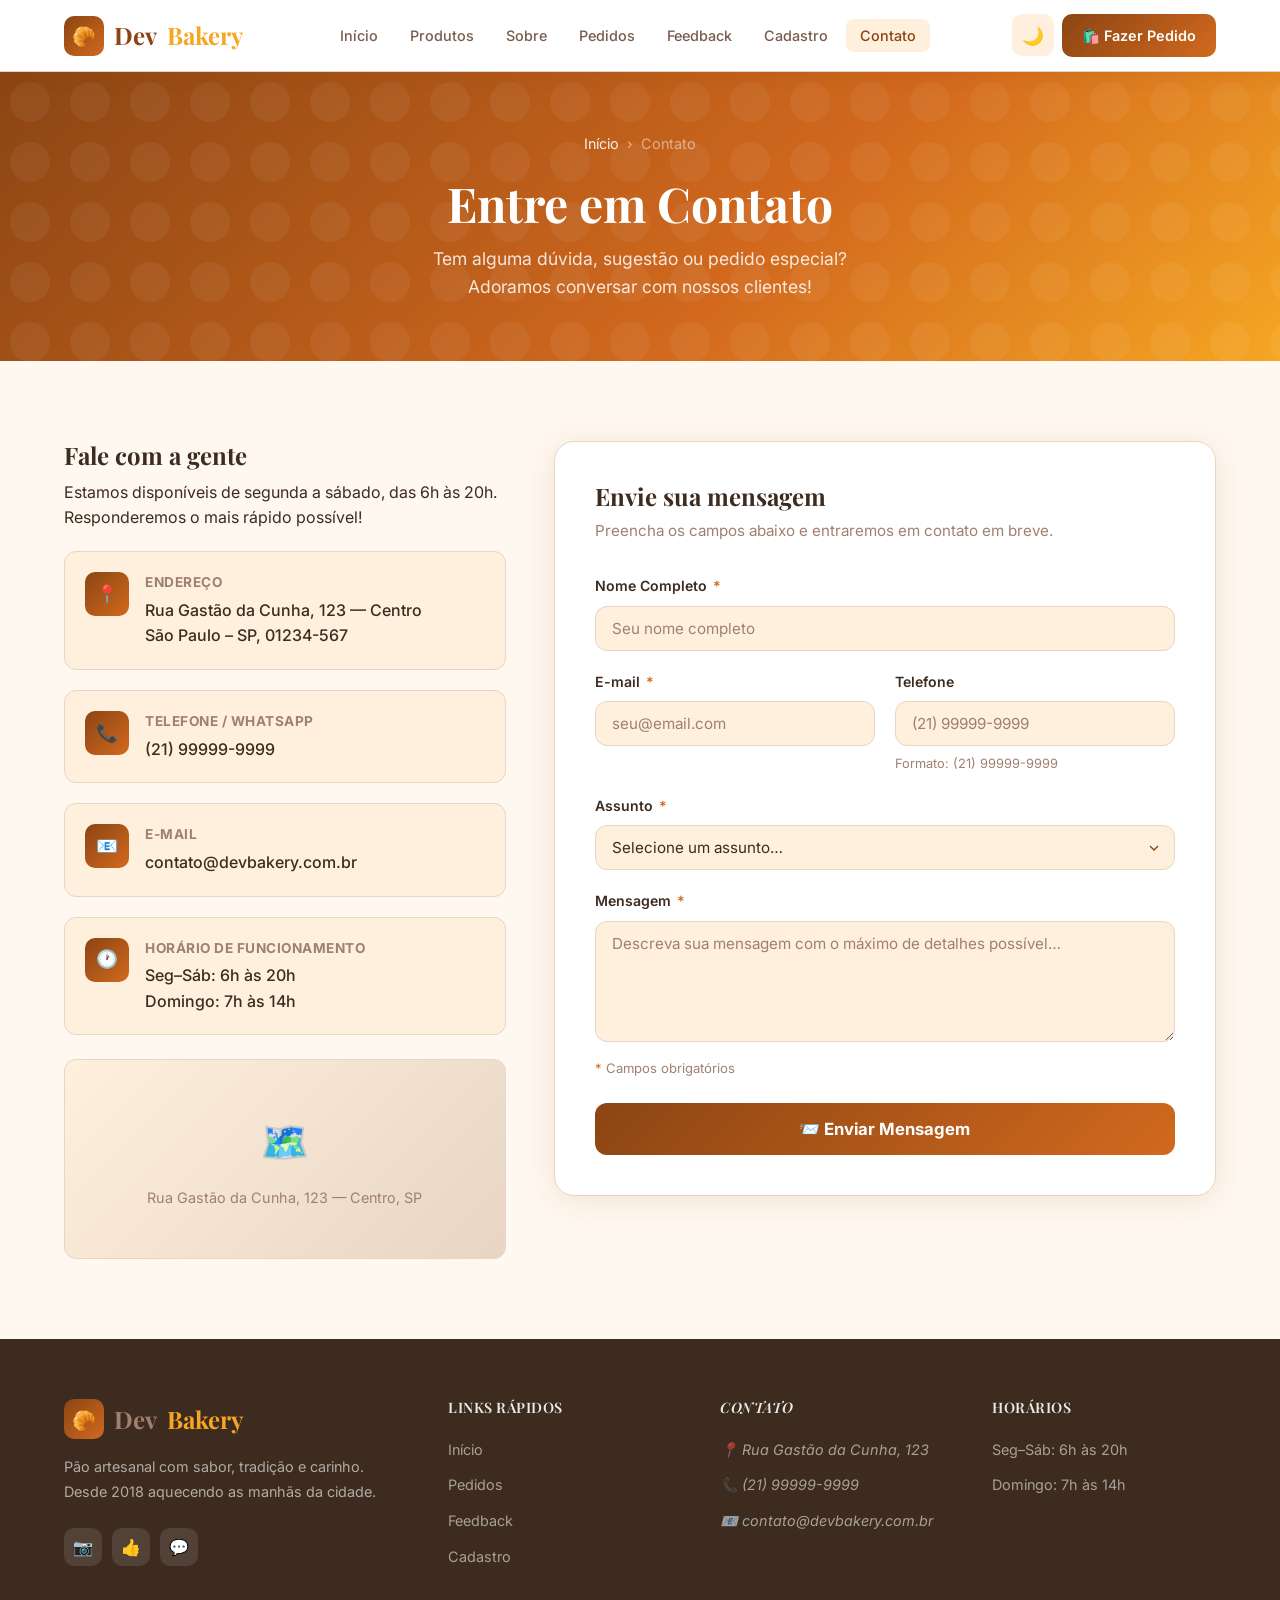
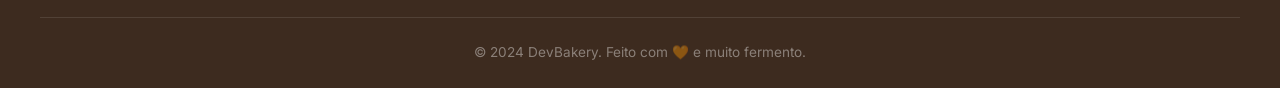
<file: contato.html>
<!doctype html>
<html lang="pt-BR" data-theme="light">
  <head>
    <meta charset="UTF-8" />
    <meta name="viewport" content="width=device-width, initial-scale=1.0" />
    <meta
      name="description"
      content="Entre em contato com a DevBakery. Estamos aqui para ajudar!"
    />
    <title>Contato — DevBakery</title>
    <link
      rel="icon"
      type="image/svg+xml"
      href="data:image/svg+xml,<svg xmlns='http://www.w3.org/2000/svg' viewBox='0 0 100 100'><text y='.9em' font-size='90'>🥐</text></svg>"
    />
    <link rel="stylesheet" href="css/style.css" />
  </head>
  <body>
    
    <nav class="navbar" aria-label="Navegação principal">
      <div class="nav-container">
        <a href="index.html" class="nav-logo">
          <div class="logo-icon">🥐</div>
          Dev<span>Bakery</span>
        </a>
        <ul class="nav-links" role="list">
          <li><a href="index.html">Início</a></li>
          <li><a href="index.html#produtos">Produtos</a></li>
          <li><a href="index.html#sobre">Sobre</a></li>
          <li><a href="pedidos.html">Pedidos</a></li>
          <li><a href="feedback.html">Feedback</a></li>
          <li><a href="cadastro.html">Cadastro</a></li>
          <li><a href="contato.html" class="active">Contato</a></li>
        </ul>
        <div class="nav-actions">
          <button class="btn-theme" aria-label="Alternar tema">🌙</button>
          <a href="pedidos.html" class="btn-nav">🛍️ Fazer Pedido</a>
          <button
            class="hamburger"
            aria-label="Abrir menu"
            aria-expanded="false"
          >
            <span></span><span></span><span></span>
          </button>
        </div>
      </div>
    </nav>

    <nav class="mobile-menu" aria-label="Menu mobile">
      <a href="index.html">🏠 Início</a>
      <a href="index.html#produtos">🍞 Produtos</a>
      <a href="index.html#sobre">💛 Sobre</a>
      <a href="pedidos.html">🛍️ Pedidos</a>
      <a href="feedback.html">⭐ Feedback</a>
      <a href="cadastro.html">👤 Cadastro</a>
      <a href="contato.html" class="active">📞 Contato</a>
    </nav>

    <main>
      
      <header class="page-hero">
        <div class="page-hero-content">
          <nav class="breadcrumb" aria-label="Navegação de caminho">
            <a href="index.html">Início</a>
            <span aria-hidden="true">›</span>
            <span aria-current="page">Contato</span>
          </nav>
          <h1>Entre em Contato</h1>
          <p>
            Tem alguma dúvida, sugestão ou pedido especial? Adoramos conversar
            com nossos clientes!
          </p>
        </div>
      </header>

      
      <section aria-labelledby="contact-heading">
        <div class="container">
          <div class="contact-grid">
            
            <aside aria-label="Informações de contato">
              <div class="reveal-left">
                <h2 id="contact-heading">Fale com a gente</h2>
                <p>
                  Estamos disponíveis de segunda a sábado, das 6h às 20h.
                  Responderemos o mais rápido possível!
                </p>

                <div class="contact-items">
                  <div class="contact-item">
                    <div class="contact-icon" aria-hidden="true">📍</div>
                    <div class="contact-detail">
                      <strong>Endereço</strong>
                      <span
                        >Rua Gastão da Cunha, 123 — Centro<br />São Paulo – SP,
                        01234-567</span
                      >
                    </div>
                  </div>

                  <div class="contact-item">
                    <div class="contact-icon" aria-hidden="true">📞</div>
                    <div class="contact-detail">
                      <strong>Telefone / WhatsApp</strong>
                      <span>(21) 99999-9999</span>
                    </div>
                  </div>

                  <div class="contact-item">
                    <div class="contact-icon" aria-hidden="true">📧</div>
                    <div class="contact-detail">
                      <strong>E-mail</strong>
                      <span>contato@devbakery.com.br</span>
                    </div>
                  </div>

                  <div class="contact-item">
                    <div class="contact-icon" aria-hidden="true">🕐</div>
                    <div class="contact-detail">
                      <strong>Horário de Funcionamento</strong>
                      <span>Seg–Sáb: 6h às 20h<br />Domingo: 7h às 14h</span>
                    </div>
                  </div>
                </div>

                <div
                  class="map-placeholder"
                  role="img"
                  aria-label="Mapa de localização — Rua Gastão da Cunha, 123"
                >
                  🗺️
                  <span>Rua Gastão da Cunha, 123 — Centro, SP</span>
                </div>
              </div>
            </aside>

            
            <div class="reveal-right">
              <div class="form-card">
                <h2 class="form-title">Envie sua mensagem</h2>
                <p class="form-subtitle">
                  Preencha os campos abaixo e entraremos em contato em breve.
                </p>

                <form
                  novalidate
                  data-modal="modalContato"
                  aria-label="Formulário de contato"
                >
                  <div class="form-grid">
                    <div class="form-group full">
                      <label for="nome">
                        Nome Completo
                        <span class="required-star" aria-hidden="true">*</span>
                      </label>
                      <input
                        type="text"
                        id="nome"
                        name="nome"
                        placeholder="Seu nome completo"
                        required
                        autocomplete="name"
                        aria-required="true"
                      />
                    </div>

                    <div class="form-group">
                      <label for="email">
                        E-mail
                        <span class="required-star" aria-hidden="true">*</span>
                      </label>
                      <input
                        type="email"
                        id="email"
                        name="email"
                        placeholder="seu@email.com"
                        required
                        autocomplete="email"
                        aria-required="true"
                      />
                    </div>

                    <div class="form-group">
                      <label for="telefone">Telefone</label>
                      <input
                        type="tel"
                        id="telefone"
                        name="telefone"
                        placeholder="(21) 99999-9999"
                        pattern="\(\d{2}\)\s\d{4,5}-\d{4}"
                        autocomplete="tel"
                        aria-describedby="telefone-hint"
                      />
                      <small
                        id="telefone-hint"
                        style="color: var(--text-muted); font-size: 0.8rem"
                        >Formato: (21) 99999-9999</small
                      >
                    </div>

                    <div class="form-group full">
                      <label for="assunto">
                        Assunto
                        <span class="required-star" aria-hidden="true">*</span>
                      </label>
                      <select
                        id="assunto"
                        name="assunto"
                        required
                        aria-required="true"
                      >
                        <option value="" disabled selected>
                          Selecione um assunto…
                        </option>
                        <option value="pedido">🛍️ Pedido Especial</option>
                        <option value="encomenda">🎂 Encomenda de Bolo</option>
                        <option value="duvida">❓ Dúvida sobre Produtos</option>
                        <option value="elogio">💛 Elogio</option>
                        <option value="reclamacao">⚠️ Reclamação</option>
                        <option value="parceria">🤝 Parceria Comercial</option>
                        <option value="outro">💬 Outro</option>
                      </select>
                    </div>

                    <div class="form-group full">
                      <label for="mensagem">
                        Mensagem
                        <span class="required-star" aria-hidden="true">*</span>
                      </label>
                      <textarea
                        id="mensagem"
                        name="mensagem"
                        placeholder="Descreva sua mensagem com o máximo de detalhes possível…"
                        required
                        aria-required="true"
                        rows="5"
                      ></textarea>
                    </div>
                  </div>

                  <p
                    style="
                      font-size: 0.82rem;
                      color: var(--text-muted);
                      margin-top: 16px;
                    "
                  >
                    <span style="color: var(--secondary)">*</span> Campos
                    obrigatórios
                  </p>

                  <button type="submit" class="btn-submit">
                    📨 Enviar Mensagem
                  </button>
                </form>
              </div>
            </div>
          </div>
        </div>
      </section>
    </main>

    
    <footer>
      <div class="footer-grid">
        <div class="footer-brand">
          <a href="index.html" class="nav-logo">
            <div class="logo-icon">🥐</div>
            Dev<span style="color: var(--accent)">Bakery</span>
          </a>
          <p>
            Pão artesanal com sabor, tradição e carinho. Desde 2018 aquecendo as
            manhãs da cidade.
          </p>
          <div class="footer-social">
            <a class="social-btn" href="#" aria-label="Instagram">📷</a>
            <a class="social-btn" href="#" aria-label="Facebook">👍</a>
            <a class="social-btn" href="#" aria-label="WhatsApp">💬</a>
          </div>
        </div>
        <nav class="footer-col">
          <h4>Links Rápidos</h4>
          <ul>
            <li><a href="index.html">Início</a></li>
            <li><a href="pedidos.html">Pedidos</a></li>
            <li><a href="feedback.html">Feedback</a></li>
            <li><a href="cadastro.html">Cadastro</a></li>
          </ul>
        </nav>
        <address class="footer-col">
          <h4>Contato</h4>
          <ul>
            <li><a href="#">📍 Rua Gastão da Cunha, 123</a></li>
            <li><a href="tel:+5511999999999">📞 (21) 99999-9999</a></li>
            <li>
              <a href="mailto:contato@devbakery.com.br"
                >📧 contato@devbakery.com.br</a
              >
            </li>
          </ul>
        </address>
        <div class="footer-col">
          <h4>Horários</h4>
          <ul>
            <li><a href="#">Seg–Sáb: 6h às 20h</a></li>
            <li><a href="#">Domingo: 7h às 14h</a></li>
          </ul>
        </div>
      </div>
      <div class="footer-bottom">
        <p>© 2024 DevBakery. Feito com 🧡 e muito fermento.</p>
      </div>
    </footer>

    
    <div
      class="modal-overlay"
      id="modalContato"
      role="dialog"
      aria-modal="true"
      aria-labelledby="modalContatoTitle"
    >
      <div class="modal">
        <div class="modal-icon-wrap" aria-hidden="true">✅</div>
        <h3 id="modalContatoTitle">Mensagem Enviada!</h3>
        <p>
          Obrigado por entrar em contato,
          <strong>sua mensagem foi recebida com sucesso</strong>! Nossa equipe
          irá responder em até 24 horas úteis.
        </p>
        <button class="modal-close" onclick="closeModal('modalContato')">
          Fechar
        </button>
      </div>
    </div>

    <script src="js/main.js"></script>
  </body>
</html>
</file>
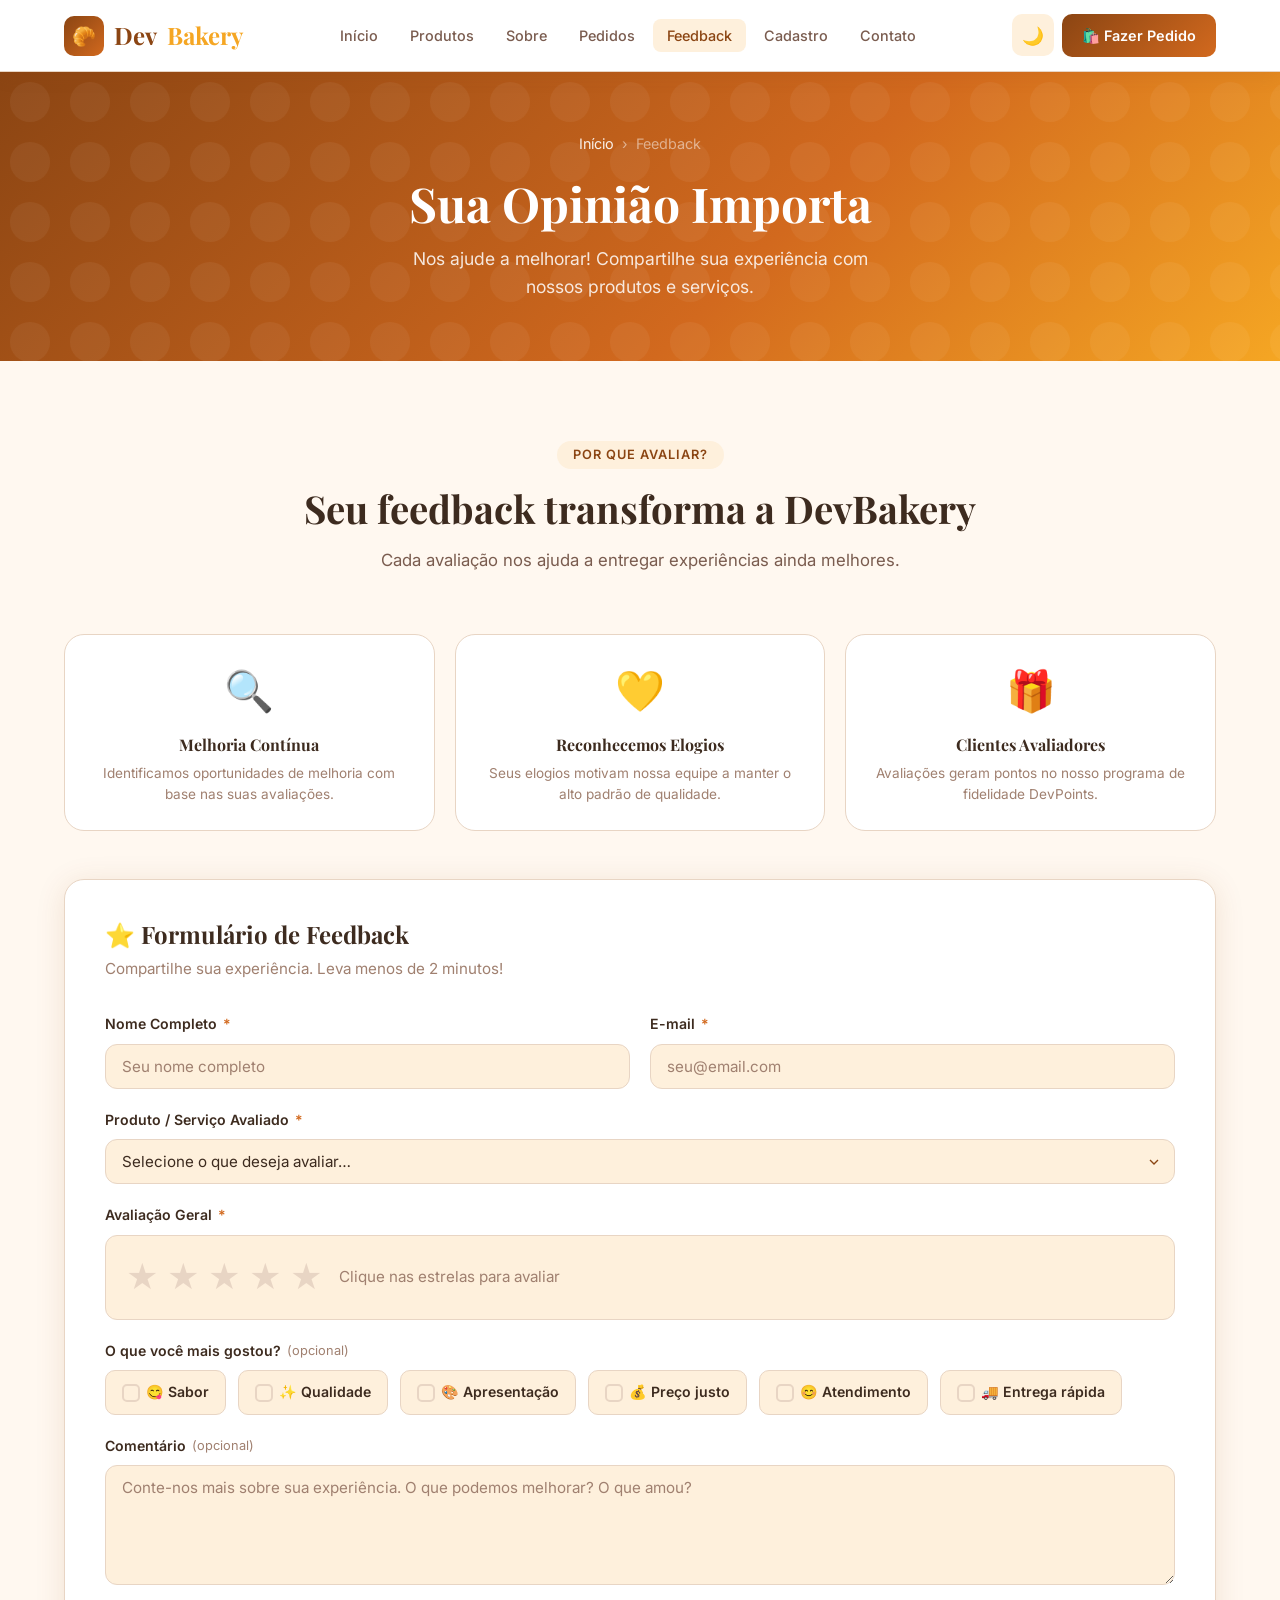
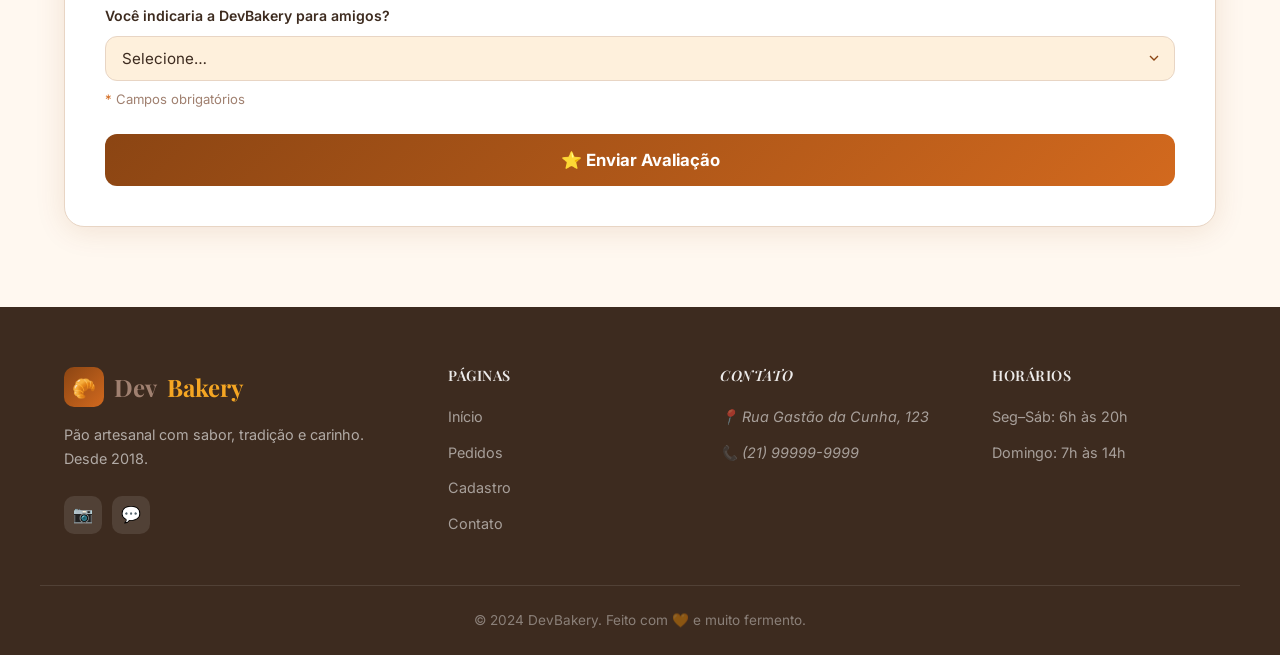
<file: feedback.html>
<!doctype html>
<html lang="pt-BR" data-theme="light">
  <head>
    <meta charset="UTF-8" />
    <meta name="viewport" content="width=device-width, initial-scale=1.0" />
    <meta
      name="description"
      content="Deixe seu feedback sobre a DevBakery. Sua opinião nos ajuda a melhorar!"
    />
    <title>Feedback — DevBakery</title>
    <link
      rel="icon"
      type="image/svg+xml"
      href="data:image/svg+xml,<svg xmlns='http://www.w3.org/2000/svg' viewBox='0 0 100 100'><text y='.9em' font-size='90'>🥐</text></svg>"
    />
    <link rel="stylesheet" href="../css/style.css" />
    <style>
      /* star rating layout fix */
      .star-rating {
        flex-direction: row-reverse;
        justify-content: flex-end;
      }
      .star-rating label:hover,
      .star-rating label:hover ~ label {
        color: var(--accent);
      }
      .star-rating input:checked ~ label {
        color: var(--accent);
      }

      .rating-display {
        display: flex;
        align-items: center;
        gap: 16px;
        padding: 16px 20px;
        background: var(--bg-secondary);
        border-radius: var(--radius);
        border: 1.5px solid var(--border);
      }

      .rating-label-text {
        font-size: 0.95rem;
        color: var(--text-muted);
        transition: all 0.3s;
      }

      .feedback-cards {
        display: grid;
        grid-template-columns: repeat(3, 1fr);
        gap: 20px;
        margin-bottom: 48px;
      }

      .feedback-info-card {
        background: var(--bg-card);
        border: 1px solid var(--border);
        border-radius: var(--radius-lg);
        padding: 24px;
        text-align: center;
        transition: all var(--transition);
      }

      .feedback-info-card:hover {
        transform: translateY(-4px);
        box-shadow: 0 12px 30px var(--shadow);
        border-color: var(--primary);
      }

      .feedback-info-card .icon {
        font-size: 2.5rem;
        display: block;
        margin-bottom: 12px;
      }

      .feedback-info-card h3 {
        font-size: 1rem;
        margin-bottom: 8px;
      }
      .feedback-info-card p {
        font-size: 0.85rem;
        color: var(--text-muted);
      }

      @media (max-width: 640px) {
        .feedback-cards {
          grid-template-columns: 1fr;
        }
      }
    </style>
  </head>
  <body>
    
    <nav class="navbar" aria-label="Navegação principal">
      <div class="nav-container">
        <a href="index.html" class="nav-logo">
          <div class="logo-icon">🥐</div>
          Dev<span>Bakery</span>
        </a>
        <ul class="nav-links" role="list">
          <li><a href="index.html">Início</a></li>
          <li><a href="index.html#produtos">Produtos</a></li>
          <li><a href="index.html#sobre">Sobre</a></li>
          <li><a href="pedidos.html">Pedidos</a></li>
          <li><a href="feedback.html" class="active">Feedback</a></li>
          <li><a href="cadastro.html">Cadastro</a></li>
          <li><a href="contato.html">Contato</a></li>
        </ul>
        <div class="nav-actions">
          <button class="btn-theme" aria-label="Alternar tema">🌙</button>
          <a href="pedidos.html" class="btn-nav">🛍️ Fazer Pedido</a>
          <button
            class="hamburger"
            aria-label="Abrir menu"
            aria-expanded="false"
          >
            <span></span><span></span><span></span>
          </button>
        </div>
      </div>
    </nav>

    <nav class="mobile-menu" aria-label="Menu mobile">
      <a href="index.html">🏠 Início</a>
      <a href="index.html#produtos">🍞 Produtos</a>
      <a href="index.html#sobre">💛 Sobre</a>
      <a href="pedidos.html">🛍️ Pedidos</a>
      <a href="feedback.html" class="active">⭐ Feedback</a>
      <a href="cadastro.html">👤 Cadastro</a>
      <a href="contato.html">📞 Contato</a>
    </nav>

    <main>
      
      <header class="page-hero">
        <div class="page-hero-content">
          <nav class="breadcrumb" aria-label="Caminho da página">
            <a href="index.html">Início</a>
            <span>›</span>
            <span aria-current="page">Feedback</span>
          </nav>
          <h1>Sua Opinião Importa</h1>
          <p>
            Nos ajude a melhorar! Compartilhe sua experiência com nossos
            produtos e serviços.
          </p>
        </div>
      </header>

      
      <section aria-labelledby="why-heading">
        <div class="container">
          <header class="section-header reveal">
            <span class="section-tag">Por que avaliar?</span>
            <h2 id="why-heading">Seu feedback transforma a DevBakery</h2>
            <p>
              Cada avaliação nos ajuda a entregar experiências ainda melhores.
            </p>
          </header>

          <div class="feedback-cards">
            <article class="feedback-info-card reveal">
              <span class="icon">🔍</span>
              <h3>Melhoria Contínua</h3>
              <p>
                Identificamos oportunidades de melhoria com base nas suas
                avaliações.
              </p>
            </article>
            <article
              class="feedback-info-card reveal"
              style="transition-delay: 0.15s"
            >
              <span class="icon">💛</span>
              <h3>Reconhecemos Elogios</h3>
              <p>
                Seus elogios motivam nossa equipe a manter o alto padrão de
                qualidade.
              </p>
            </article>
            <article
              class="feedback-info-card reveal"
              style="transition-delay: 0.3s"
            >
              <span class="icon">🎁</span>
              <h3>Clientes Avaliadores</h3>
              <p>
                Avaliações geram pontos no nosso programa de fidelidade
                DevPoints.
              </p>
            </article>
          </div>

          
          <div class="form-card reveal">
            <h2 class="form-title">⭐ Formulário de Feedback</h2>
            <p class="form-subtitle">
              Compartilhe sua experiência. Leva menos de 2 minutos!
            </p>

            <form
              novalidate
              data-modal="modalFeedback"
              aria-label="Formulário de feedback"
            >
              <div class="form-grid">
                <div class="form-group">
                  <label for="f-nome">
                    Nome Completo <span class="required-star">*</span>
                  </label>
                  <input
                    type="text"
                    id="f-nome"
                    name="nome"
                    placeholder="Seu nome completo"
                    required
                    aria-required="true"
                    autocomplete="name"
                  />
                </div>

                <div class="form-group">
                  <label for="f-email">
                    E-mail <span class="required-star">*</span>
                  </label>
                  <input
                    type="email"
                    id="f-email"
                    name="email"
                    placeholder="seu@email.com"
                    required
                    aria-required="true"
                    autocomplete="email"
                  />
                </div>

                <div class="form-group full">
                  <label for="f-produto">
                    Produto / Serviço Avaliado
                    <span class="required-star">*</span>
                  </label>
                  <select
                    id="f-produto"
                    name="produto"
                    required
                    aria-required="true"
                  >
                    <option value="" disabled selected>
                      Selecione o que deseja avaliar…
                    </option>
                    <optgroup label="Produtos">
                      <option value="paes">🍞 Pães Artesanais</option>
                      <option value="croissants">🥐 Croissants</option>
                      <option value="bolos">🎂 Bolos Personalizados</option>
                      <option value="tortas">🥧 Tortas</option>
                      <option value="doces">🍫 Doces e Brigadeiros</option>
                      <option value="salgados">🥖 Salgados</option>
                    </optgroup>
                    <optgroup label="Serviços">
                      <option value="atendimento">
                        😊 Atendimento na Loja
                      </option>
                      <option value="entrega">🚚 Entrega em Domicílio</option>
                      <option value="app">📱 Site / Pedidos Online</option>
                      <option value="geral">✨ Experiência Geral</option>
                    </optgroup>
                  </select>
                </div>

                
                <div class="form-group full">
                  <label id="rating-label">
                    Avaliação Geral <span class="required-star">*</span>
                  </label>
                  <div
                    class="rating-display"
                    role="group"
                    aria-labelledby="rating-label"
                  >
                    <div
                      class="star-rating"
                      aria-label="Selecione de 1 a 5 estrelas"
                    >
                      <input
                        type="radio"
                        id="star5"
                        name="avaliacao"
                        value="5"
                        required
                        aria-label="5 estrelas — Excelente"
                      />
                      <label
                        for="star5"
                        title="5 — Excelente"
                        aria-hidden="true"
                        >★</label
                      >
                      <input
                        type="radio"
                        id="star4"
                        name="avaliacao"
                        value="4"
                        aria-label="4 estrelas — Muito bom"
                      />
                      <label
                        for="star4"
                        title="4 — Muito bom"
                        aria-hidden="true"
                        >★</label
                      >
                      <input
                        type="radio"
                        id="star3"
                        name="avaliacao"
                        value="3"
                        aria-label="3 estrelas — Bom"
                      />
                      <label for="star3" title="3 — Bom" aria-hidden="true"
                        >★</label
                      >
                      <input
                        type="radio"
                        id="star2"
                        name="avaliacao"
                        value="2"
                        aria-label="2 estrelas — Regular"
                      />
                      <label for="star2" title="2 — Regular" aria-hidden="true"
                        >★</label
                      >
                      <input
                        type="radio"
                        id="star1"
                        name="avaliacao"
                        value="1"
                        aria-label="1 estrela — Ruim"
                      />
                      <label for="star1" title="1 — Ruim" aria-hidden="true"
                        >★</label
                      >
                    </div>
                    <span class="rating-label-text" id="ratingText"
                      >Clique nas estrelas para avaliar</span
                    >
                  </div>
                </div>

                
                <div class="form-group full">
                  <label
                    >O que você mais gostou?
                    <span
                      style="
                        color: var(--text-muted);
                        font-size: 0.8rem;
                        font-weight: 400;
                      "
                      >(opcional)</span
                    ></label
                  >
                  <div
                    class="checkbox-group"
                    role="group"
                    aria-label="Aspectos positivos"
                  >
                    <label class="checkbox-option">
                      <input type="checkbox" name="gostou" value="sabor" />
                      <span class="check-dot"></span>
                      😋 Sabor
                    </label>
                    <label class="checkbox-option">
                      <input type="checkbox" name="gostou" value="qualidade" />
                      <span class="check-dot"></span>
                      ✨ Qualidade
                    </label>
                    <label class="checkbox-option">
                      <input
                        type="checkbox"
                        name="gostou"
                        value="apresentacao"
                      />
                      <span class="check-dot"></span>
                      🎨 Apresentação
                    </label>
                    <label class="checkbox-option">
                      <input type="checkbox" name="gostou" value="preco" />
                      <span class="check-dot"></span>
                      💰 Preço justo
                    </label>
                    <label class="checkbox-option">
                      <input
                        type="checkbox"
                        name="gostou"
                        value="atendimento"
                      />
                      <span class="check-dot"></span>
                      😊 Atendimento
                    </label>
                    <label class="checkbox-option">
                      <input type="checkbox" name="gostou" value="entrega" />
                      <span class="check-dot"></span>
                      🚚 Entrega rápida
                    </label>
                  </div>
                </div>

                <div class="form-group full">
                  <label for="f-comentario"
                    >Comentário
                    <span
                      style="
                        color: var(--text-muted);
                        font-size: 0.8rem;
                        font-weight: 400;
                      "
                      >(opcional)</span
                    ></label
                  >
                  <textarea
                    id="f-comentario"
                    name="comentario"
                    placeholder="Conte-nos mais sobre sua experiência. O que podemos melhorar? O que amou?"
                    rows="4"
                  ></textarea>
                </div>

                <div class="form-group full">
                  <label for="f-indicaria"
                    >Você indicaria a DevBakery para amigos?</label
                  >
                  <select id="f-indicaria" name="indicaria">
                    <option value="" disabled selected>Selecione…</option>
                    <option value="sim_com_certeza">
                      ✅ Sim, com certeza!
                    </option>
                    <option value="sim_talvez">🤔 Provavelmente sim</option>
                    <option value="nao_tenho_certeza">
                      😐 Não tenho certeza
                    </option>
                    <option value="nao">❌ Não indicaria</option>
                  </select>
                </div>
              </div>

              <p
                style="
                  font-size: 0.82rem;
                  color: var(--text-muted);
                  margin-top: 8px;
                "
              >
                <span style="color: var(--secondary)">*</span> Campos
                obrigatórios
              </p>

              <button type="submit" class="btn-submit">
                ⭐ Enviar Avaliação
              </button>
            </form>
          </div>
        </div>
      </section>
    </main>

    
    <footer>
      <div class="footer-grid">
        <div class="footer-brand">
          <a href="index.html" class="nav-logo">
            <div class="logo-icon">🥐</div>
            Dev<span style="color: var(--accent)">Bakery</span>
          </a>
          <p>Pão artesanal com sabor, tradição e carinho. Desde 2018.</p>
          <div class="footer-social">
            <a class="social-btn" href="#" aria-label="Instagram">📷</a>
            <a class="social-btn" href="#" aria-label="WhatsApp">💬</a>
          </div>
        </div>
        <nav class="footer-col">
          <h4>Páginas</h4>
          <ul>
            <li><a href="index.html">Início</a></li>
            <li><a href="pedidos.html">Pedidos</a></li>
            <li><a href="cadastro.html">Cadastro</a></li>
            <li><a href="contato.html">Contato</a></li>
          </ul>
        </nav>
        <address class="footer-col">
          <h4>Contato</h4>
          <ul>
            <li><a href="#">📍 Rua Gastão da Cunha, 123</a></li>
            <li><a href="tel:+5511999999999">📞 (21) 99999-9999</a></li>
          </ul>
        </address>
        <div class="footer-col">
          <h4>Horários</h4>
          <ul>
            <li><a href="#">Seg–Sáb: 6h às 20h</a></li>
            <li><a href="#">Domingo: 7h às 14h</a></li>
          </ul>
        </div>
      </div>
      <div class="footer-bottom">
        <p>© 2024 DevBakery. Feito com 🧡 e muito fermento.</p>
      </div>
    </footer>

    
    <div
      class="modal-overlay"
      id="modalFeedback"
      role="dialog"
      aria-modal="true"
      aria-labelledby="modalFeedbackTitle"
    >
      <div class="modal">
        <div class="modal-icon-wrap" aria-hidden="true">⭐</div>
        <h3 id="modalFeedbackTitle">Obrigado pelo Feedback!</h3>
        <p>
          Sua avaliação foi registrada com sucesso! Cada opinião é muito
          importante para a gente crescer e melhorar sempre.
        </p>
        <button class="modal-close" onclick="closeModal('modalFeedback')">
          Fechar
        </button>
      </div>
    </div>

    <script src="js/main.js"></script>
    <script>
      // Star rating label update
      const ratingLabels = {
        1: "😞 Ruim — Ficamos tristes, vamos melhorar!",
        2: "😐 Regular — Temos muito a melhorar",
        3: "🙂 Bom — Obrigado!",
        4: "😊 Muito bom — Ficamos felizes!",
        5: "🤩 Excelente — Adoramos você!",
      };

      document.querySelectorAll(".star-rating input").forEach((input) => {
        input.addEventListener("change", () => {
          const text = document.getElementById("ratingText");
          if (text) text.textContent = ratingLabels[input.value] || "";
        });
      });
    </script>
  </body>
</html>
</file>
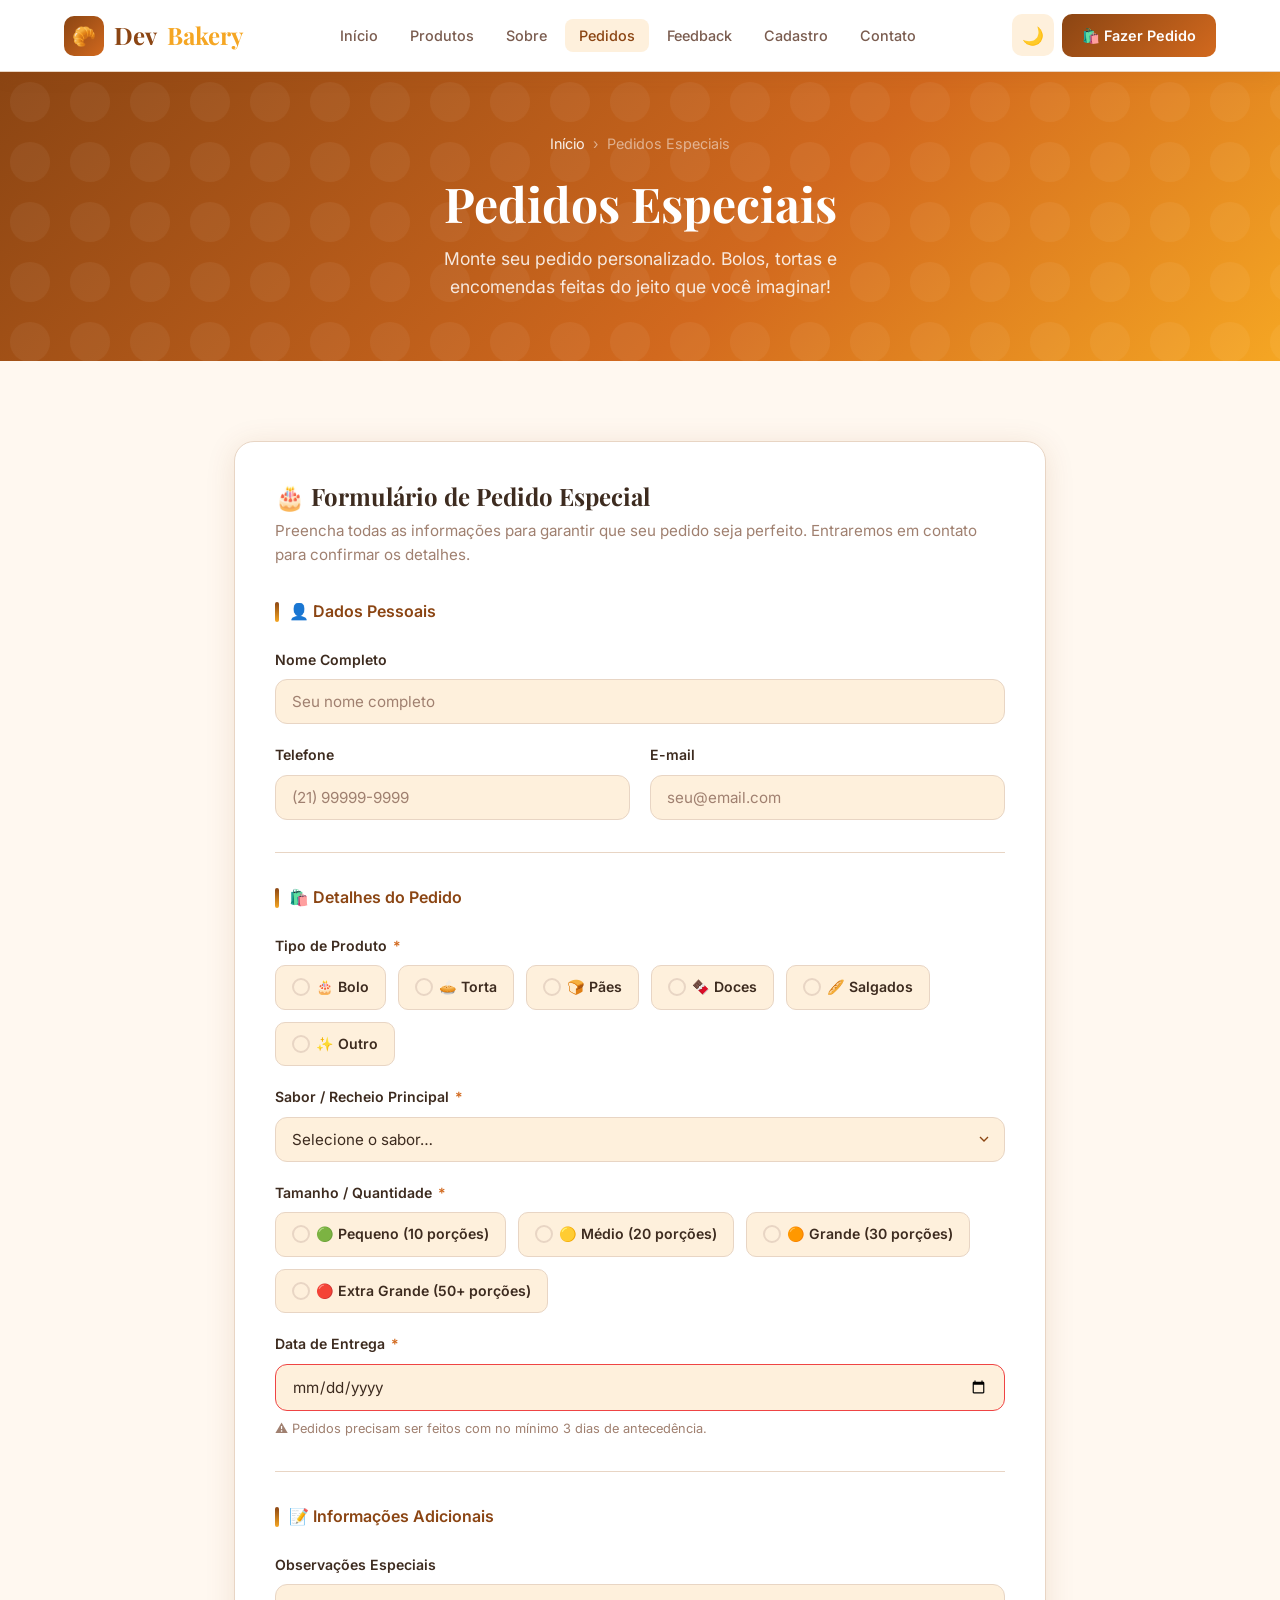
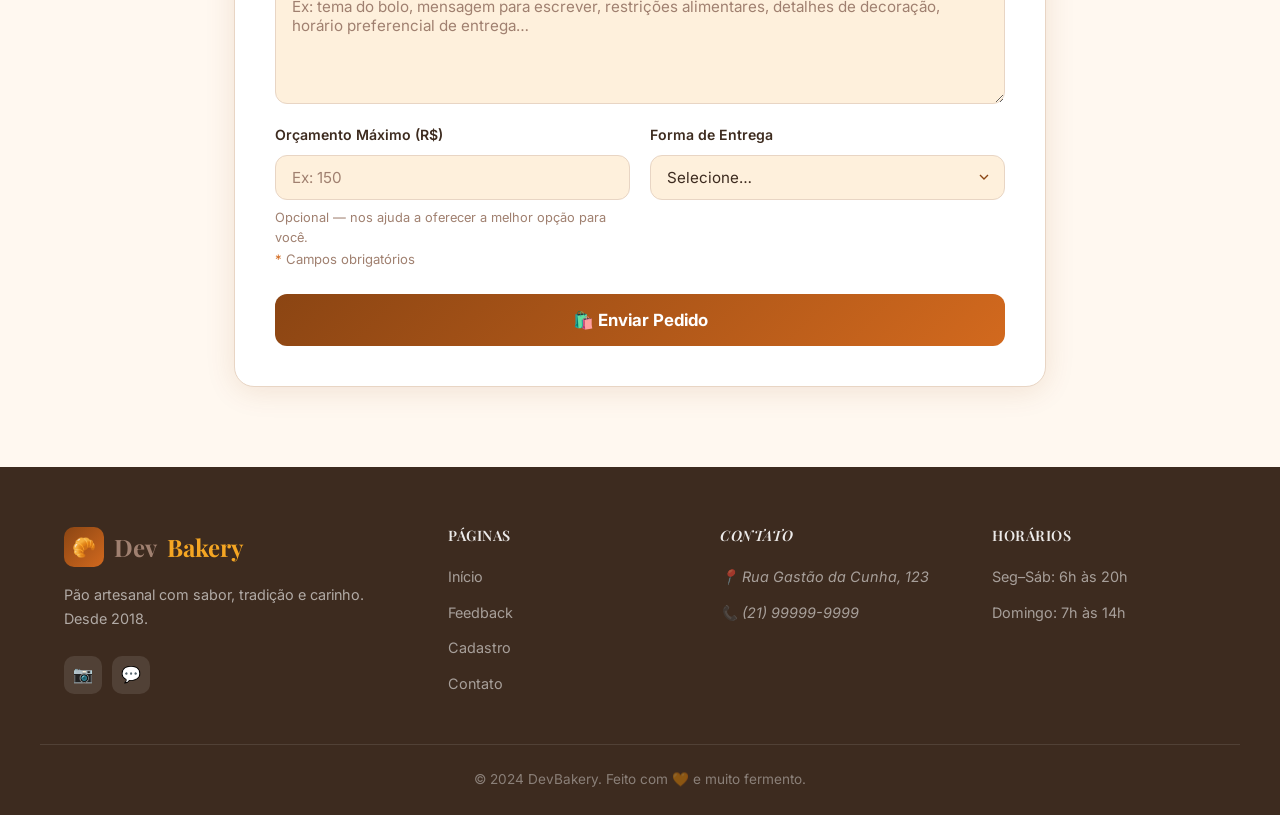
<file: pedidos.html>
<!doctype html>
<html lang="pt-BR" data-theme="light">
  <head>
    <meta charset="UTF-8" />
    <meta name="viewport" content="width=device-width, initial-scale=1.0" />
    <meta
      name="description"
      content="Faça seu pedido especial na DevBakery. Bolos, tortas e muito mais personalizados para você."
    />
    <title>Pedidos Especiais — DevBakery</title>
    <link
      rel="icon"
      type="image/svg+xml"
      href="data:image/svg+xml,<svg xmlns='http://www.w3.org/2000/svg' viewBox='0 0 100 100'><text y='.9em' font-size='90'>🥐</text></svg>"
    />
    <link rel="stylesheet" href="css/style.css" />
  </head>
  <body>
    
    <nav class="navbar" aria-label="Navegação principal">
      <div class="nav-container">
        <a href="index.html" class="nav-logo">
          <div class="logo-icon">🥐</div>
          Dev<span>Bakery</span>
        </a>
        <ul class="nav-links" role="list">
          <li><a href="index.html">Início</a></li>
          <li><a href="index.html#produtos">Produtos</a></li>
          <li><a href="index.html#sobre">Sobre</a></li>
          <li><a href="pedidos.html" class="active">Pedidos</a></li>
          <li><a href="feedback.html">Feedback</a></li>
          <li><a href="cadastro.html">Cadastro</a></li>
          <li><a href="contato.html">Contato</a></li>
        </ul>
        <div class="nav-actions">
          <button class="btn-theme" aria-label="Alternar tema">🌙</button>
          <a href="pedidos.html" class="btn-nav active">🛍️ Fazer Pedido</a>
          <button
            class="hamburger"
            aria-label="Abrir menu"
            aria-expanded="false"
          >
            <span></span><span></span><span></span>
          </button>
        </div>
      </div>
    </nav>

    <nav class="mobile-menu" aria-label="Menu mobile">
      <a href="index.html">🏠 Início</a>
      <a href="index.html#produtos">🍞 Produtos</a>
      <a href="index.html#sobre">💛 Sobre</a>
      <a href="pedidos.html" class="active">🛍️ Pedidos</a>
      <a href="feedback.html">⭐ Feedback</a>
      <a href="cadastro.html">👤 Cadastro</a>
      <a href="contato.html">📞 Contato</a>
    </nav>

    <main>
      
      <header class="page-hero">
        <div class="page-hero-content">
          <nav class="breadcrumb" aria-label="Caminho da página">
            <a href="index.html">Início</a>
            <span>›</span>
            <span aria-current="page">Pedidos Especiais</span>
          </nav>
          <h1>Pedidos Especiais</h1>
          <p>
            Monte seu pedido personalizado. Bolos, tortas e encomendas feitas do
            jeito que você imaginar!
          </p>
        </div>
      </header>

      
      <section aria-labelledby="pedidos-heading">
        <div class="container" style="max-width: 860px">
          <div class="form-card reveal">
            <h2 class="form-title" id="pedidos-heading">
              🎂 Formulário de Pedido Especial
            </h2>
            <p class="form-subtitle">
              Preencha todas as informações para garantir que seu pedido seja
              perfeito. Entraremos em contato para confirmar os detalhes.
            </p>

            <form
              novalidate
              data-modal="modalPedido"
              aria-label="Formulário de pedido especial"
            >
             
              <fieldset class="form-section">
                <legend class="form-section-title">👤 Dados Pessoais</legend>
                <div class="form-grid">
                  <div class="form-group full">
                    <label for="p-nome">Nome Completo</label>
                    <input
                      type="text"
                      id="p-nome"
                      name="nome"
                      placeholder="Seu nome completo"
                      required
                      autocomplete="name"
                    />
                  </div>

                  <div class="form-group">
                    <label for="p-telefone">Telefone</label>
                    <input
                      type="tel"
                      id="p-telefone"
                      name="telefone"
                      placeholder="(21) 99999-9999"
                      autocomplete="tel"
                    />
                  </div>

                  <div class="form-group">
                    <label for="p-email">E-mail</label>
                    <input
                      type="email"
                      id="p-email"
                      name="email"
                      placeholder="seu@email.com"
                      autocomplete="email"
                    />
                  </div>
                </div>
              </fieldset>

              
              <fieldset class="form-section">
                <legend class="form-section-title">
                  🛍️ Detalhes do Pedido
                </legend>
                <div class="form-grid">
                  
                  <div class="form-group full">
                    <label
                      >Tipo de Produto
                      <span class="required-star">*</span></label
                    >
                    <div
                      class="radio-group"
                      role="radiogroup"
                      aria-label="Tipo de produto"
                    >
                      <label class="radio-option">
                        <input
                          type="radio"
                          name="tipo_produto"
                          value="bolo"
                          required
                        />
                        <span class="radio-dot"></span>
                        🎂 Bolo
                      </label>
                      <label class="radio-option">
                        <input type="radio" name="tipo_produto" value="torta" />
                        <span class="radio-dot"></span>
                        🥧 Torta
                      </label>
                      <label class="radio-option">
                        <input type="radio" name="tipo_produto" value="paes" />
                        <span class="radio-dot"></span>
                        🍞 Pães
                      </label>
                      <label class="radio-option">
                        <input type="radio" name="tipo_produto" value="doces" />
                        <span class="radio-dot"></span>
                        🍫 Doces
                      </label>
                      <label class="radio-option">
                        <input
                          type="radio"
                          name="tipo_produto"
                          value="salgados"
                        />
                        <span class="radio-dot"></span>
                        🥖 Salgados
                      </label>
                      <label class="radio-option">
                        <input type="radio" name="tipo_produto" value="outro" />
                        <span class="radio-dot"></span>
                        ✨ Outro
                      </label>
                    </div>
                  </div>

                  
                  <div class="form-group full">
                    <label for="sabor"
                      >Sabor / Recheio Principal
                      <span class="required-star">*</span></label
                    >
                    <select
                      id="sabor"
                      name="sabor"
                      required
                      aria-required="true"
                    >
                      <option value="" disabled selected>
                        Selecione o sabor…
                      </option>
                      <optgroup label="Clássicos">
                        <option value="chocolate">🍫 Chocolate Belga</option>
                        <option value="baunilha">
                          🤍 Baunilha com Morango
                        </option>
                        <option value="limao">🍋 Limão Siciliano</option>
                        <option value="maracuja">🟡 Maracujá</option>
                      </optgroup>
                      <optgroup label="Especiais">
                        <option value="red_velvet">❤️ Red Velvet</option>
                        <option value="doce_leite">🤎 Doce de Leite</option>
                        <option value="ninho">
                          🤍 Leite Ninho com Nutella
                        </option>
                        <option value="oreo">⚫ Oreo</option>
                      </optgroup>
                      <optgroup label="Salgados">
                        <option value="frango">🐔 Frango com Catupiry</option>
                        <option value="presunto">🥩 Presunto e Queijo</option>
                        <option value="queijo">🧀 Queijo Especial</option>
                      </optgroup>
                      <option value="outro_sabor">
                        💬 Outro (informar nas obs.)
                      </option>
                    </select>
                  </div>

                  
                  <div class="form-group full">
                    <label
                      >Tamanho / Quantidade
                      <span class="required-star">*</span></label
                    >
                    <div
                      class="radio-group"
                      role="radiogroup"
                      aria-label="Tamanho do pedido"
                    >
                      <label class="radio-option">
                        <input type="radio" name="tamanho" value="p" required />
                        <span class="radio-dot"></span>
                        🟢 Pequeno (10 porções)
                      </label>
                      <label class="radio-option">
                        <input type="radio" name="tamanho" value="m" />
                        <span class="radio-dot"></span>
                        🟡 Médio (20 porções)
                      </label>
                      <label class="radio-option">
                        <input type="radio" name="tamanho" value="g" />
                        <span class="radio-dot"></span>
                        🟠 Grande (30 porções)
                      </label>
                      <label class="radio-option">
                        <input type="radio" name="tamanho" value="gg" />
                        <span class="radio-dot"></span>
                        🔴 Extra Grande (50+ porções)
                      </label>
                    </div>
                  </div>

                  
                  <div class="form-group full">
                    <label for="data_entrega">
                      Data de Entrega <span class="required-star">*</span>
                    </label>
                    <input
                      type="date"
                      id="data_entrega"
                      name="data_entrega"
                      required
                      aria-required="true"
                      aria-describedby="data-hint"
                    />
                    <small
                      id="data-hint"
                      style="color: var(--text-muted); font-size: 0.8rem"
                      >⚠️ Pedidos precisam ser feitos com no mínimo 3 dias de
                      antecedência.</small
                    >
                  </div>
                </div>
              </fieldset>

              
              <fieldset class="form-section">
                <legend class="form-section-title">
                  📝 Informações Adicionais
                </legend>
                <div class="form-grid">
                  <div class="form-group full">
                    <label for="obs">Observações Especiais</label>
                    <textarea
                      id="obs"
                      name="observacoes"
                      placeholder="Ex: tema do bolo, mensagem para escrever, restrições alimentares, detalhes de decoração, horário preferencial de entrega…"
                      rows="4"
                    ></textarea>
                  </div>

                  <div class="form-group">
                    <label for="orcamento">Orçamento Máximo (R$)</label>
                    <input
                      type="number"
                      id="orcamento"
                      name="orcamento"
                      placeholder="Ex: 150"
                      min="0"
                      step="0.01"
                      aria-describedby="orcamento-hint"
                    />
                    <small
                      id="orcamento-hint"
                      style="color: var(--text-muted); font-size: 0.8rem"
                      >Opcional — nos ajuda a oferecer a melhor opção para
                      você.</small
                    >
                  </div>

                  <div class="form-group">
                    <label for="forma_entrega">Forma de Entrega</label>
                    <select id="forma_entrega" name="forma_entrega">
                      <option value="" disabled selected>Selecione…</option>
                      <option value="retirada">🏠 Retirada na loja</option>
                      <option value="entrega">🚚 Entrega em domicílio</option>
                    </select>
                  </div>
                </div>
              </fieldset>

              <p style="font-size: 0.82rem; color: var(--text-muted)">
                <span style="color: var(--secondary)">*</span> Campos
                obrigatórios
              </p>

              <button type="submit" class="btn-submit">🛍️ Enviar Pedido</button>
            </form>
          </div>
        </div>
      </section>
    </main>

    
    <footer>
      <div class="footer-grid">
        <div class="footer-brand">
          <a href="index.html" class="nav-logo">
            <div class="logo-icon">🥐</div>
            Dev<span style="color: var(--accent)">Bakery</span>
          </a>
          <p>Pão artesanal com sabor, tradição e carinho. Desde 2018.</p>
          <div class="footer-social">
            <a class="social-btn" href="#" aria-label="Instagram">📷</a>
            <a class="social-btn" href="#" aria-label="WhatsApp">💬</a>
          </div>
        </div>
        <nav class="footer-col">
          <h4>Páginas</h4>
          <ul>
            <li><a href="index.html">Início</a></li>
            <li><a href="feedback.html">Feedback</a></li>
            <li><a href="cadastro.html">Cadastro</a></li>
            <li><a href="contato.html">Contato</a></li>
          </ul>
        </nav>
        <address class="footer-col">
          <h4>Contato</h4>
          <ul>
            <li><a href="#">📍 Rua Gastão da Cunha, 123</a></li>
            <li><a href="tel:+5511999999999">📞 (21) 99999-9999</a></li>
          </ul>
        </address>
        <div class="footer-col">
          <h4>Horários</h4>
          <ul>
            <li><a href="#">Seg–Sáb: 6h às 20h</a></li>
            <li><a href="#">Domingo: 7h às 14h</a></li>
          </ul>
        </div>
      </div>
      <div class="footer-bottom">
        <p>© 2024 DevBakery. Feito com 🧡 e muito fermento.</p>
      </div>
    </footer>

    
    <div
      class="modal-overlay"
      id="modalPedido"
      role="dialog"
      aria-modal="true"
      aria-labelledby="modalPedidoTitle"
    >
      <div class="modal">
        <div class="modal-icon-wrap" aria-hidden="true">🎉</div>
        <h3 id="modalPedidoTitle">Pedido Recebido!</h3>
        <p>
          Seu pedido especial foi enviado com sucesso! Nossa equipe entrará em
          contato em até <strong>2 horas úteis</strong> para confirmar os
          detalhes e o valor.
        </p>
        <button class="modal-close" onclick="closeModal('modalPedido')">
          Perfeito!
        </button>
      </div>
    </div>

    <script src="js/main.js"></script>
    <script>
      // set min date to 3 days from now
      const dateInput = document.getElementById("data_entrega");
      if (dateInput) {
        const min = new Date();
        min.setDate(min.getDate() + 3);
        dateInput.min = min.toISOString().split("T")[0];
      }
    </script>
  </body>
</html>
</file>
<file: css/style.css>
@import url('https://fonts.googleapis.com/css2?family=Playfair+Display:wght@400;500;600;700&family=Inter:wght@300;400;500;600&display=swap');

:root {
  --primary: #8B4513;
  --primary-dark: #6B3410;
  --secondary: #D2691E;
  --accent: #F5A623;
  --accent-light: #FFD27F;
  --bg: #FFF8F0;
  --bg-secondary: #FEF0DC;
  --bg-card: #FFFFFF;
  --text: #3D2B1F;
  --text-light: #7A5C4F;
  --text-muted: #A08070;
  --border: #E8D5C4;
  --shadow: rgba(139, 69, 19, 0.12);
  --shadow-md: rgba(139, 69, 19, 0.2);
  --radius: 12px;
  --radius-lg: 20px;
  --nav-height: 72px;
  --transition: 0.3s ease;
}

[data-theme="dark"] {
  --primary: #E8924A;
  --primary-dark: #D2691E;
  --secondary: #F5A623;
  --accent: #FFD700;
  --accent-light: #FFE066;
  --bg: #1A0F08;
  --bg-secondary: #271508;
  --bg-card: #2D1A0E;
  --text: #F5E6D3;
  --text-light: #C4A882;
  --text-muted: #8A6A50;
  --border: #4A2F1E;
  --shadow: rgba(0, 0, 0, 0.4);
  --shadow-md: rgba(0, 0, 0, 0.6);
}

*, *::before, *::after { box-sizing: border-box; margin: 0; padding: 0; }

html { scroll-behavior: smooth; font-size: 16px; }

body {
  font-family: 'Inter', sans-serif;
  background: var(--bg);
  color: var(--text);
  line-height: 1.6;
  transition: background var(--transition), color var(--transition);
  overflow-x: hidden;
}

h1, h2, h3, h4, h5 {
  font-family: 'Playfair Display', serif;
  line-height: 1.2;
}

a { text-decoration: none; color: inherit; }

img { max-width: 100%; display: block; }

ul { list-style: none; }

input, select, textarea, button { font-family: inherit; }

fieldset {
  border: none;
}

::-webkit-scrollbar { width: 8px; }
::-webkit-scrollbar-track { background: var(--bg-secondary); }
::-webkit-scrollbar-thumb { background: var(--primary); border-radius: 4px; }

.navbar {
  position: fixed;
  top: 0; left: 0; right: 0;
  z-index: 1000;
  height: var(--nav-height);
  background: var(--bg-card);
  border-bottom: 1px solid var(--border);
  backdrop-filter: blur(12px);
  -webkit-backdrop-filter: blur(12px);
  box-shadow: 0 2px 20px var(--shadow);
  transition: background var(--transition), box-shadow var(--transition);
}

.navbar.scrolled {
  background: rgba(255, 248, 240, 0.95);
  box-shadow: 0 4px 30px var(--shadow-md);
}

[data-theme="dark"] .navbar.scrolled {
  background: rgba(26, 15, 8, 0.95);
}

.nav-container {
  max-width: 1200px;
  margin: 0 auto;
  padding: 0 24px;
  height: 100%;
  display: flex;
  align-items: center;
  justify-content: space-between;
  gap: 24px;
}

.nav-logo {
  display: flex;
  align-items: center;
  gap: 10px;
  font-family: 'Playfair Display', serif;
  font-size: 1.5rem;
  font-weight: 700;
  color: var(--primary);
  white-space: nowrap;
}

.nav-logo span { color: var(--accent); }

.logo-icon {
  width: 40px; height: 40px;
  background: linear-gradient(135deg, var(--primary), var(--secondary));
  border-radius: 10px;
  display: flex; align-items: center; justify-content: center;
  font-size: 1.2rem;
}

.nav-links {
  display: flex;
  align-items: center;
  gap: 4px;
  flex: 1;
  justify-content: center;
}

.nav-links a {
  padding: 8px 14px;
  border-radius: 8px;
  font-size: 0.9rem;
  font-weight: 500;
  color: var(--text-light);
  transition: all var(--transition);
  white-space: nowrap;
}

.nav-links a:hover, .nav-links a.active {
  background: var(--bg-secondary);
  color: var(--primary);
}

.nav-actions {
  display: flex;
  align-items: center;
  gap: 8px;
}

.btn-theme {
  width: 42px; height: 42px;
  border: none;
  background: var(--bg-secondary);
  border-radius: 10px;
  cursor: pointer;
  display: flex; align-items: center; justify-content: center;
  font-size: 1.1rem;
  transition: all var(--transition);
  color: var(--text);
}

.btn-theme:hover {
  background: var(--border);
  transform: scale(1.05);
}

.btn-nav {
  padding: 10px 20px;
  background: linear-gradient(135deg, var(--primary), var(--secondary));
  color: white;
  border: none;
  border-radius: 10px;
  font-weight: 600;
  font-size: 0.9rem;
  cursor: pointer;
  transition: all var(--transition);
  text-decoration: none;
  display: inline-flex;
  align-items: center;
  gap: 6px;
}

.btn-nav:hover {
  transform: translateY(-2px);
  box-shadow: 0 6px 20px var(--shadow-md);
}

.hamburger {
  display: none;
  flex-direction: column;
  gap: 5px;
  cursor: pointer;
  padding: 8px;
  border: none;
  background: transparent;
}

.hamburger span {
  display: block;
  width: 24px; height: 2px;
  background: var(--text);
  border-radius: 2px;
  transition: all var(--transition);
}

.hamburger.active span:nth-child(1) { transform: translateY(7px) rotate(45deg); }
.hamburger.active span:nth-child(2) { opacity: 0; transform: scaleX(0); }
.hamburger.active span:nth-child(3) { transform: translateY(-7px) rotate(-45deg); }

.mobile-menu {
  display: none;
  position: fixed;
  top: var(--nav-height);
  left: 0; right: 0;
  background: var(--bg-card);
  border-bottom: 1px solid var(--border);
  padding: 16px 24px 24px;
  z-index: 999;
  flex-direction: column;
  gap: 4px;
  box-shadow: 0 10px 30px var(--shadow);
  animation: slideDown 0.3s ease;
}

.mobile-menu.open { display: flex; }

.mobile-menu a {
  padding: 12px 16px;
  border-radius: 10px;
  font-size: 1rem;
  font-weight: 500;
  color: var(--text-light);
  transition: all var(--transition);
}

.mobile-menu a:hover, .mobile-menu a.active {
  background: var(--bg-secondary);
  color: var(--primary);
}

main { padding-top: var(--nav-height); }

.hero {
  min-height: calc(100vh - var(--nav-height));
  display: grid;
  grid-template-columns: 1fr 1fr;
  align-items: center;
  gap: 48px;
  max-width: 1200px;
  margin: 0 auto;
  padding: 80px 24px;
}

.hero-content { animation: fadeInLeft 0.8s ease; }

.hero-badge {
  display: inline-flex;
  align-items: center;
  gap: 8px;
  background: var(--bg-secondary);
  border: 1px solid var(--border);
  padding: 6px 16px;
  border-radius: 50px;
  font-size: 0.85rem;
  font-weight: 500;
  color: var(--primary);
  margin-bottom: 24px;
}

.hero-badge::before {
  content: '';
  width: 8px; height: 8px;
  background: var(--accent);
  border-radius: 50%;
  animation: pulse 2s infinite;
}

.hero h1 {
  font-size: clamp(2.5rem, 5vw, 4rem);
  color: var(--text);
  margin-bottom: 20px;
  line-height: 1.1;
}

.hero h1 em {
  font-style: normal;
  color: var(--primary);
  display: block;
}

.hero p {
  font-size: 1.1rem;
  color: var(--text-light);
  margin-bottom: 36px;
  max-width: 480px;
}

.hero-actions {
  display: flex;
  gap: 16px;
  flex-wrap: wrap;
}

.btn-primary {
  padding: 14px 32px;
  background: linear-gradient(135deg, var(--primary), var(--secondary));
  color: white;
  border: none;
  border-radius: var(--radius);
  font-weight: 600;
  font-size: 1rem;
  cursor: pointer;
  transition: all var(--transition);
  display: inline-flex;
  align-items: center;
  gap: 8px;
}

.btn-primary:hover {
  transform: translateY(-3px);
  box-shadow: 0 10px 30px var(--shadow-md);
}

.btn-secondary {
  padding: 14px 32px;
  background: transparent;
  color: var(--primary);
  border: 2px solid var(--primary);
  border-radius: var(--radius);
  font-weight: 600;
  font-size: 1rem;
  cursor: pointer;
  transition: all var(--transition);
  display: inline-flex;
  align-items: center;
  gap: 8px;
}

.btn-secondary:hover {
  background: var(--primary);
  color: white;
  transform: translateY(-3px);
}

.hero-stats {
  display: flex;
  gap: 32px;
  margin-top: 48px;
  padding-top: 32px;
  border-top: 1px solid var(--border);
}

.stat { text-align: center; }

.stat-number {
  font-family: 'Playfair Display', serif;
  font-size: 2rem;
  font-weight: 700;
  color: var(--primary);
  display: block;
}

.stat-label {
  font-size: 0.8rem;
  color: var(--text-muted);
  text-transform: uppercase;
  letter-spacing: 0.5px;
}

.hero-visual {
  animation: fadeInRight 0.8s ease;
  position: relative;
}

.hero-image-wrap {
  position: relative;
  border-radius: var(--radius-lg);
  overflow: hidden;
  aspect-ratio: 4/3;
  background: linear-gradient(135deg, var(--primary) 0%, var(--secondary) 50%, var(--accent) 100%);
  display: flex;
  align-items: center;
  justify-content: center;
  font-size: 8rem;
}

.hero-image-wrap::after {
  content: '';
  position: absolute;
  inset: 0;
  background: linear-gradient(to top, rgba(0,0,0,0.3) 0%, transparent 50%);
}

.hero-float-card {
  position: absolute;
  background: var(--bg-card);
  border-radius: var(--radius);
  padding: 14px 18px;
  box-shadow: 0 8px 30px var(--shadow-md);
  display: flex;
  align-items: center;
  height: 100px;
  gap: 10px;
  animation: float 3s ease-in-out infinite;
  border: 1px solid var(--border);
}

.hero-float-card.card-1 { bottom: 40px; left: 40px; }
.hero-float-card.card-2 { top: 40px; right: 40px; animation-delay: 1.5s; }

.float-icon {
  width: 40px; height: 40px;
  background: linear-gradient(135deg, var(--primary), var(--accent));
  border-radius: 10px;
  display: flex; align-items: center; justify-content: center;
  font-size: 1.2rem;
}

.float-text strong { display: block; font-size: 0.85rem; color: var(--text); }
.float-text span { font-size: 0.75rem; color: var(--text-muted); }

.page-hero {
  background: linear-gradient(135deg, var(--primary) 0%, var(--secondary) 60%, var(--accent) 100%);
  padding: 60px 24px;
  text-align: center;
  position: relative;
  overflow: hidden;
}

.page-hero::before {
  content: '';
  position: absolute;
  inset: 0;
  background: url("data:image/svg+xml,%3Csvg width='60' height='60' viewBox='0 0 60 60' xmlns='http://www.w3.org/2000/svg'%3E%3Cg fill='none' fill-rule='evenodd'%3E%3Cg fill='%23ffffff' fill-opacity='0.05'%3E%3Ccircle cx='30' cy='30' r='20'/%3E%3C/g%3E%3C/g%3E%3C/svg%3E");
}

.page-hero-content { position: relative; z-index: 1; }

.page-hero h1 {
  font-size: clamp(2rem, 4vw, 3rem);
  color: white;
  margin-bottom: 12px;
}

.page-hero p {
  font-size: 1.1rem;
  color: rgba(255,255,255,0.85);
  max-width: 500px;
  margin: 0 auto;
}

.breadcrumb {
  display: flex;
  align-items: center;
  justify-content: center;
  gap: 8px;
  margin-bottom: 20px;
  font-size: 0.9rem;
  color: rgba(255,255,255,0.7);
}

.breadcrumb a { color: rgba(255,255,255,0.9); transition: color var(--transition); }
.breadcrumb a:hover { color: white; }
.breadcrumb span { color: rgba(255,255,255,0.5); }

section { padding: 80px 0; }

.container {
  max-width: 1200px;
  margin: 0 auto;
  padding: 0 24px;
}

.section-header {
  text-align: center;
  margin-bottom: 60px;
}

.section-tag {
  display: inline-block;
  background: var(--bg-secondary);
  color: var(--primary);
  padding: 4px 16px;
  border-radius: 50px;
  font-size: 0.8rem;
  font-weight: 600;
  text-transform: uppercase;
  letter-spacing: 1px;
  margin-bottom: 16px;
}

.section-header h2 {
  font-size: clamp(1.8rem, 3vw, 2.5rem);
  color: var(--text);
  margin-bottom: 16px;
}

.section-header p {
  font-size: 1.05rem;
  color: var(--text-light);
  max-width: 520px;
  margin: 0 auto;
}

.products-grid {
  display: grid;
  grid-template-columns: repeat(auto-fill, minmax(280px, 1fr));
  gap: 24px;
}

.product-card {
  background: var(--bg-card);
  border: 1px solid var(--border);
  border-radius: var(--radius-lg);
  overflow: hidden;
  transition: all var(--transition);
  cursor: pointer;
}

.product-card:hover {
  transform: translateY(-6px);
  box-shadow: 0 20px 50px var(--shadow-md);
  border-color: var(--primary);
}

.product-image {
  height: 200px;
  background: linear-gradient(135deg, var(--bg-secondary), var(--border));
  display: flex;
  align-items: center;
  justify-content: center;
  font-size: 4rem;
  position: relative;
  overflow: hidden;
  transition: all var(--transition);
}

.product-card:hover .product-image { transform: scale(1.02); }

.product-badge {
  position: absolute;
  top: 12px; right: 12px;
  background: var(--accent);
  color: var(--text);
  padding: 4px 10px;
  border-radius: 50px;
  font-size: 0.75rem;
  font-weight: 600;
}

.product-body { padding: 20px; }

.product-category {
  font-size: 0.75rem;
  color: var(--primary);
  font-weight: 600;
  text-transform: uppercase;
  letter-spacing: 0.5px;
  margin-bottom: 8px;
}

.product-body h3 {
  font-size: 1.2rem;
  color: var(--text);
  margin-bottom: 8px;
}

.product-body p {
  font-size: 0.9rem;
  color: var(--text-light);
  margin-bottom: 16px;
}

.product-footer {
  display: flex;
  align-items: center;
  justify-content: space-between;
  padding-top: 16px;
  border-top: 1px solid var(--border);
}

.product-price {
  font-size: 1.3rem;
  font-weight: 700;
  color: var(--primary);
  font-family: 'Playfair Display', serif;
}

.btn-sm {
  padding: 8px 16px;
  background: var(--primary);
  color: white;
  border: none;
  border-radius: 8px;
  font-size: 0.85rem;
  font-weight: 600;
  cursor: pointer;
  transition: all var(--transition);
}

.btn-sm:hover {
  background: var(--primary-dark);
  transform: translateY(-1px);
}

.about-grid {
  display: grid;
  grid-template-columns: 1fr 1fr;
  gap: 64px;
  align-items: center;
}

.about-visual {
  position: relative;
}

.about-image {
  width: 100%;
  aspect-ratio: 1;
  border-radius: var(--radius-lg);
  background: linear-gradient(135deg, var(--primary) 0%, var(--secondary) 100%);
  display: flex;
  align-items: center;
  justify-content: center;
  font-size: 7rem;
}

.about-badge {
  position: absolute;
  bottom: -20px; right: -20px;
  background: var(--accent);
  color: var(--primary-dark);
  padding: 20px;
  border-radius: var(--radius);
  text-align: center;
  box-shadow: 0 8px 30px var(--shadow-md);
}

.about-badge strong {
  display: block;
  font-size: 2rem;
  font-family: 'Playfair Display', serif;
}

.about-badge span { font-size: 0.8rem; }

.about-content h2 { margin-bottom: 20px; font-size: 2.2rem; }
.about-content p { color: var(--text-light); margin-bottom: 16px; }

.about-features {
  display: grid;
  grid-template-columns: 1fr 1fr;
  gap: 16px;
  margin-top: 32px;
}

.feature-item {
  display: flex;
  align-items: flex-start;
  gap: 12px;
  padding: 16px;
  background: var(--bg-secondary);
  border-radius: var(--radius);
  border: 1px solid var(--border);
}

.feature-icon {
  width: 40px; height: 40px;
  background: linear-gradient(135deg, var(--primary), var(--accent));
  border-radius: 10px;
  display: flex; align-items: center; justify-content: center;
  font-size: 1.1rem;
  flex-shrink: 0;
}

.feature-text strong { display: block; font-size: 0.9rem; margin-bottom: 2px; }
.feature-text span { font-size: 0.8rem; color: var(--text-muted); }

.testimonials-section { background: var(--bg-secondary); }

.testimonials-grid {
  display: grid;
  grid-template-columns: repeat(auto-fill, minmax(320px, 1fr));
  gap: 24px;
}

.testimonial-card {
  background: var(--bg-card);
  border: 1px solid var(--border);
  border-radius: var(--radius-lg);
  padding: 28px;
  transition: all var(--transition);
}

.testimonial-card:hover {
  transform: translateY(-4px);
  box-shadow: 0 12px 40px var(--shadow);
}

.testimonial-stars { color: var(--accent); font-size: 1.1rem; margin-bottom: 16px; }

.testimonial-card p {
  color: var(--text-light);
  font-style: italic;
  margin-bottom: 20px;
  line-height: 1.7;
}

.testimonial-author {
  display: flex;
  align-items: center;
  gap: 12px;
}

.author-avatar {
  width: 44px; height: 44px;
  border-radius: 50%;
  background: linear-gradient(135deg, var(--primary), var(--accent));
  display: flex; align-items: center; justify-content: center;
  color: white;
  font-weight: 700;
  font-size: 1rem;
}

.author-info strong { display: block; font-size: 0.9rem; }
.author-info span { font-size: 0.8rem; color: var(--text-muted); }

.cta-banner {
  background: linear-gradient(135deg, var(--primary) 0%, var(--secondary) 100%);
  border-radius: var(--radius-lg);
  padding: 60px;
  text-align: center;
  position: relative;
  overflow: hidden;
  margin: 0 24px;
}

.cta-banner::before {
  content: '🍞';
  position: absolute;
  font-size: 8rem;
  opacity: 0.1;
  top: -20px; right: -20px;
  transform: rotate(20deg);
}

.cta-banner h2 { color: white; font-size: 2rem; margin-bottom: 16px; }
.cta-banner p { color: rgba(255,255,255,0.85); margin-bottom: 32px; font-size: 1.05rem; }

.btn-white {
  padding: 14px 32px;
  background: white;
  color: var(--primary);
  border: none;
  border-radius: var(--radius);
  font-weight: 700;
  font-size: 1rem;
  cursor: pointer;
  transition: all var(--transition);
  display: inline-flex;
  align-items: center;
  gap: 8px;
}

.btn-white:hover {
  transform: translateY(-3px);
  box-shadow: 0 10px 30px rgba(0,0,0,0.2);
}

.contact-grid {
  display: grid;
  grid-template-columns: 1fr 1.5fr;
  gap: 48px;
  align-items: start;
}

#contact-heading {
  margin-bottom: 10px;
}

.contact-info h2 { margin-bottom: 16px; }
.contact-info p { color: var(--text-light); margin-bottom: 32px; }

.contact-items { display: flex; flex-direction: column; gap: 20px; margin-top: 20px; }

.contact-item {
  display: flex;
  align-items: flex-start;
  gap: 16px;
  padding: 20px;
  background: var(--bg-secondary);
  border-radius: var(--radius);
  border: 1px solid var(--border);
  transition: all var(--transition);
}

.contact-item:hover { transform: translateX(4px); border-color: var(--primary); }

.contact-icon {
  width: 44px; height: 44px;
  background: linear-gradient(135deg, var(--primary), var(--secondary));
  border-radius: 10px;
  display: flex; align-items: center; justify-content: center;
  font-size: 1.1rem;
  flex-shrink: 0;
}

.contact-detail strong { display: block; font-size: 0.85rem; margin-bottom: 4px; color: var(--text-muted); text-transform: uppercase; letter-spacing: 0.5px; }
.contact-detail span { color: var(--text); font-weight: 500; }

.map-placeholder {
  margin-top: 24px;
  height: 200px;
  background: linear-gradient(135deg, var(--bg-secondary), var(--border));
  border-radius: var(--radius);
  border: 1px solid var(--border);
  display: flex;
  align-items: center;
  justify-content: center;
  flex-direction: column;
  gap: 12px;
  color: var(--text-muted);
  font-size: 2.5rem;
}

.map-placeholder span { font-size: 0.9rem; }

.form-card {
  background: var(--bg-card);
  border: 1px solid var(--border);
  border-radius: var(--radius-lg);
  padding: 40px;
  box-shadow: 0 4px 30px var(--shadow);
}

.form-title {
  font-size: 1.5rem;
  margin-bottom: 8px;
  color: var(--text);
}

.form-subtitle {
  color: var(--text-muted);
  font-size: 0.95rem;
  margin-bottom: 32px;
}

.form-grid {
  display: grid;
  grid-template-columns: 1fr 1fr;
  gap: 20px;
}

.form-group {
  display: flex;
  flex-direction: column;
  gap: 8px;
}

.form-group.full { grid-column: 1 / -1; }

.form-group label {
  font-size: 0.88rem;
  font-weight: 600;
  color: var(--text);
  display: flex;
  align-items: center;
  gap: 6px;
}

.required-star { color: var(--secondary); }

.form-group input,
.form-group select,
.form-group textarea {
  padding: 12px 16px;
  background: var(--bg-secondary);
  border: 1.5px solid var(--border);
  border-radius: var(--radius);
  color: var(--text);
  font-size: 0.95rem;
  transition: all var(--transition);
  outline: none;
  width: 100%;
}

.form-group input::placeholder,
.form-group textarea::placeholder { color: var(--text-muted); }

.form-group input:focus,
.form-group select:focus,
.form-group textarea:focus {
  border-color: var(--primary);
  background: var(--bg-card);
  box-shadow: 0 0 0 3px rgba(139, 69, 19, 0.1);
}

.form-group input:valid:not(:placeholder-shown) { border-color: #22c55e; }
.form-group input:invalid:not(:placeholder-shown):not(:focus) { border-color: #ef4444; }

.form-group textarea { resize: vertical; min-height: 120px; }

.form-group select { cursor: pointer; appearance: none; background-image: url("data:image/svg+xml,%3Csvg xmlns='http://www.w3.org/2000/svg' width='16' height='16' viewBox='0 0 24 24' fill='none' stroke='%238B4513' stroke-width='2'%3E%3Cpolyline points='6 9 12 15 18 9'/%3E%3C/svg%3E"); background-repeat: no-repeat; background-position: right 12px center; padding-right: 40px; }

.form-section {
  margin-bottom: 32px;
  padding-bottom: 32px;
  border-bottom: 1px solid var(--border);
}

.form-section:last-of-type { border-bottom: none; margin-bottom: 0; padding-bottom: 0; }

.form-section-title {
  display: flex;
  align-items: center;
  gap: 10px;
  margin-bottom: 24px;
  color: var(--primary);
  font-size: 1rem;
  font-weight: 600;
}

.form-section-title::before {
  content: '';
  display: block;
  width: 4px; height: 20px;
  background: linear-gradient(var(--primary), var(--accent));
  border-radius: 4px;
}

.radio-group, .checkbox-group {
  display: flex;
  flex-wrap: wrap;
  gap: 12px;
}

.radio-option, .checkbox-option {
  display: flex;
  align-items: center;
  gap: 10px;
  padding: 10px 16px;
  background: var(--bg-secondary);
  border: 1.5px solid var(--border);
  border-radius: 10px;
  cursor: pointer;
  transition: all var(--transition);
  font-size: 0.9rem;
}

.radio-option:hover, .checkbox-option:hover {
  border-color: var(--primary);
  background: var(--bg-card);
}

.radio-option input, .checkbox-option input { display: none; }

.radio-option.selected, .checkbox-option.checked {
  border-color: var(--primary);
  background: rgba(139, 69, 19, 0.08);
  color: var(--primary);
  font-weight: 600;
}

.radio-dot, .check-dot {
  width: 18px; height: 18px;
  border: 2px solid var(--border);
  border-radius: 50%;
  display: flex; align-items: center; justify-content: center;
  transition: all var(--transition);
  flex-shrink: 0;
}

.check-dot { border-radius: 5px; }

.radio-option.selected .radio-dot,
.checkbox-option.checked .check-dot {
  border-color: var(--primary);
  background: var(--primary);
}

.radio-option.selected .radio-dot::after,
.checkbox-option.checked .check-dot::after {
  content: '';
  width: 6px; height: 6px;
  background: white;
  border-radius: 50%;
  display: block;
}

.checkbox-option.checked .check-dot::after {
  content: '✓';
  width: auto; height: auto;
  font-size: 11px;
  font-weight: bold;
  border-radius: 0;
  color: white;
}

.star-rating {
  display: flex;
  gap: 8px;
  flex-direction: row-reverse;
  justify-content: flex-end;
}

.star-rating input { display: none; }

.star-rating label {
  font-size: 2rem;
  cursor: pointer;
  color: var(--border);
  transition: all var(--transition);
  transform-origin: center;
}

.star-rating label:hover,
.star-rating label:hover ~ label,
.star-rating input:checked ~ label {
  color: var(--accent);
  transform: scale(1.15);
}

.toggle-wrap {
  display: flex;
  align-items: flex-start;
  gap: 12px;
  padding: 16px;
  background: var(--bg-secondary);
  border-radius: var(--radius);
  border: 1.5px solid var(--border);
  cursor: pointer;
  transition: all var(--transition);
  margin-bottom: 12px;
}

.toggle-wrap:hover { border-color: var(--primary); }

.toggle-wrap input[type="checkbox"] { display: none; }

.toggle-switch {
  width: 44px; height: 24px;
  background: var(--border);
  border-radius: 50px;
  position: relative;
  flex-shrink: 0;
  transition: all var(--transition);
  cursor: pointer;
}

.toggle-switch::after {
  content: '';
  position: absolute;
  width: 18px; height: 18px;
  background: white;
  border-radius: 50%;
  top: 3px; left: 3px;
  transition: all var(--transition);
  box-shadow: 0 2px 4px rgba(0,0,0,0.2);
}

.toggle-wrap input:checked + .toggle-switch {
  background: var(--primary);
}

.toggle-wrap input:checked + .toggle-switch::after {
  transform: translateX(20px);
}

.toggle-label { font-size: 0.9rem; color: var(--text); line-height: 1.5; }
.toggle-label a { color: var(--primary); text-decoration: underline; }

.btn-submit {
  width: 100%;
  padding: 16px;
  background: linear-gradient(135deg, var(--primary), var(--secondary));
  color: white;
  border: none;
  border-radius: var(--radius);
  font-weight: 700;
  font-size: 1.05rem;
  cursor: pointer;
  transition: all var(--transition);
  display: flex;
  align-items: center;
  justify-content: center;
  gap: 10px;
  margin-top: 24px;
}

.btn-submit:hover {
  transform: translateY(-3px);
  box-shadow: 0 12px 40px var(--shadow-md);
}

.btn-submit:active { transform: translateY(-1px); }

.modal-overlay {
  position: fixed;
  inset: 0;
  background: rgba(0, 0, 0, 0.5);
  backdrop-filter: blur(4px);
  z-index: 9999;
  display: flex;
  align-items: center;
  justify-content: center;
  padding: 24px;
  opacity: 0;
  visibility: hidden;
  transition: all var(--transition);
}

.modal-overlay.active {
  opacity: 1;
  visibility: visible;
}

.modal {
  background: var(--bg-card);
  border-radius: var(--radius-lg);
  padding: 48px 40px;
  max-width: 440px;
  width: 100%;
  text-align: center;
  box-shadow: 0 30px 80px rgba(0,0,0,0.3);
  transform: scale(0.85) translateY(20px);
  transition: all 0.4s cubic-bezier(0.34, 1.56, 0.64, 1);
  border: 1px solid var(--border);
}

.modal-overlay.active .modal {
  transform: scale(1) translateY(0);
}

.modal-icon-wrap {
  width: 80px; height: 80px;
  background: linear-gradient(135deg, #22c55e, #16a34a);
  border-radius: 50%;
  display: flex; align-items: center; justify-content: center;
  font-size: 2.5rem;
  margin: 0 auto 24px;
  animation: popIn 0.5s cubic-bezier(0.34, 1.56, 0.64, 1) 0.2s both;
}

.modal h3 {
  font-size: 1.6rem;
  color: var(--text);
  margin-bottom: 12px;
}

.modal p {
  color: var(--text-light);
  margin-bottom: 32px;
  line-height: 1.6;
}

.modal-close {
  padding: 12px 36px;
  background: linear-gradient(135deg, var(--primary), var(--secondary));
  color: white;
  border: none;
  border-radius: var(--radius);
  font-weight: 600;
  font-size: 1rem;
  cursor: pointer;
  transition: all var(--transition);
}

.modal-close:hover {
  transform: translateY(-2px);
  box-shadow: 0 8px 25px var(--shadow-md);
}

footer {
  background: var(--text);
  color: var(--bg);
  padding: 60px 0 0;
}

[data-theme="dark"] footer { background: #0D0703; }

.footer-grid {
  display: grid;
  grid-template-columns: 1.5fr 1fr 1fr 1fr;
  gap: 48px;
  max-width: 1200px;
  margin: 0 auto;
  padding: 0 24px 48px;
}

.footer-brand .nav-logo { color: var(--text-muted); margin-bottom: 16px; }
.footer-brand p { font-size: 0.9rem; color: rgba(255,255,255,0.6); line-height: 1.7; margin-bottom: 24px; }

.footer-social {
  display: flex;
  gap: 10px;
}

.social-btn {
  width: 38px; height: 38px;
  background: rgba(255,255,255,0.1);
  border-radius: 10px;
  display: flex; align-items: center; justify-content: center;
  font-size: 1rem;
  transition: all var(--transition);
  cursor: pointer;
}

.social-btn:hover {
  background: var(--primary);
  transform: translateY(-3px);
}

.footer-col h4 {
  font-size: 0.9rem;
  font-weight: 600;
  color: rgba(255,255,255,0.9);
  margin-bottom: 20px;
  text-transform: uppercase;
  letter-spacing: 0.5px;
}

.footer-col ul { display: flex; flex-direction: column; gap: 10px; }

.footer-col ul li a {
  font-size: 0.9rem;
  color: rgba(255,255,255,0.55);
  transition: all var(--transition);
}

.footer-col ul li a:hover { color: var(--accent); padding-left: 4px; }

.footer-bottom {
  border-top: 1px solid rgba(255,255,255,0.1);
  padding: 24px;
  text-align: center;
  font-size: 0.85rem;
  color: rgba(255,255,255,0.4);
  max-width: 1200px;
  margin: 0 auto;
}

.reveal {
  opacity: 0;
  transform: translateY(30px);
  transition: opacity 0.6s ease, transform 0.6s ease;
}

.reveal.visible {
  opacity: 1;
  transform: translateY(0);
}

.reveal-left {
  opacity: 0;
  transform: translateX(-30px);
  transition: opacity 0.6s ease, transform 0.6s ease;
}

.reveal-left.visible {
  opacity: 1;
  transform: translateX(0);
}

.reveal-right {
  opacity: 0;
  transform: translateX(30px);
  transition: opacity 0.6s ease, transform 0.6s ease;
}

.reveal-right.visible {
  opacity: 1;
  transform: translateX(0);
}

@keyframes fadeInLeft {
  from { opacity: 0; transform: translateX(-40px); }
  to   { opacity: 1; transform: translateX(0); }
}

@keyframes fadeInRight {
  from { opacity: 0; transform: translateX(40px); }
  to   { opacity: 1; transform: translateX(0); }
}

@keyframes fadeInUp {
  from { opacity: 0; transform: translateY(40px); }
  to   { opacity: 1; transform: translateY(0); }
}

@keyframes slideDown {
  from { opacity: 0; transform: translateY(-10px); }
  to   { opacity: 1; transform: translateY(0); }
}

@keyframes pulse {
  0%, 100% { transform: scale(1); opacity: 1; }
  50% { transform: scale(1.4); opacity: 0.7; }
}

@keyframes float {
  0%, 100% { transform: translateY(0); }
  50% { transform: translateY(-12px); }
}

@keyframes popIn {
  from { transform: scale(0); opacity: 0; }
  to   { transform: scale(1); opacity: 1; }
}

@keyframes shimmer {
  0% { background-position: -200% center; }
  100% { background-position: 200% center; }
}

.btn-submit.loading {
  background: linear-gradient(90deg, var(--primary), var(--secondary), var(--accent), var(--secondary), var(--primary));
  background-size: 200% auto;
  animation: shimmer 1.5s linear infinite;
  pointer-events: none;
}

.toast {
  position: fixed;
  bottom: 24px; right: 24px;
  background: var(--bg-card);
  border: 1px solid var(--border);
  border-radius: var(--radius);
  padding: 14px 20px;
  box-shadow: 0 8px 30px var(--shadow-md);
  z-index: 9998;
  display: flex;
  align-items: center;
  gap: 12px;
  font-size: 0.9rem;
  transform: translateY(100px);
  opacity: 0;
  transition: all var(--transition);
}

.toast.show { transform: translateY(0); opacity: 1; }

@media (max-width: 1024px) {
  .footer-grid { grid-template-columns: 1fr 1fr; gap: 32px; }
  .about-grid { gap: 40px; }
}

@media (max-width: 768px) {
  .nav-links { display: none; }
  .btn-nav { display: none; }
  .hamburger { display: flex; }

  .hero {
    grid-template-columns: 1fr;
    text-align: center;
    padding: 40px 24px 60px;
    min-height: auto;
  }

  .hero-visual { order: -1; max-width: 340px; margin: 0 auto; }
  .hero-actions { justify-content: center; }
  .hero-stats { justify-content: center; }
  .hero-float-card.card-1 { left: 0; }
  .hero-float-card.card-2 { right: 0; }

  .about-grid { grid-template-columns: 1fr; }
  .about-badge { right: 0; }

  .contact-grid { grid-template-columns: 1fr; }

  .form-grid { grid-template-columns: 1fr; }
  .form-group.full { grid-column: 1; }
  .form-card { padding: 24px; }

  .footer-grid { grid-template-columns: 1fr; gap: 32px; }

  .cta-banner { padding: 40px 24px; margin: 0 16px; }

  section { padding: 60px 0; }
}

@media (max-width: 480px) {
  .hero h1 { font-size: 2rem; }
  .products-grid { grid-template-columns: 1fr; }
  .testimonials-grid { grid-template-columns: 1fr; }
  .about-features { grid-template-columns: 1fr; }
  .radio-group, .checkbox-group { flex-direction: column; }
}
</file>
